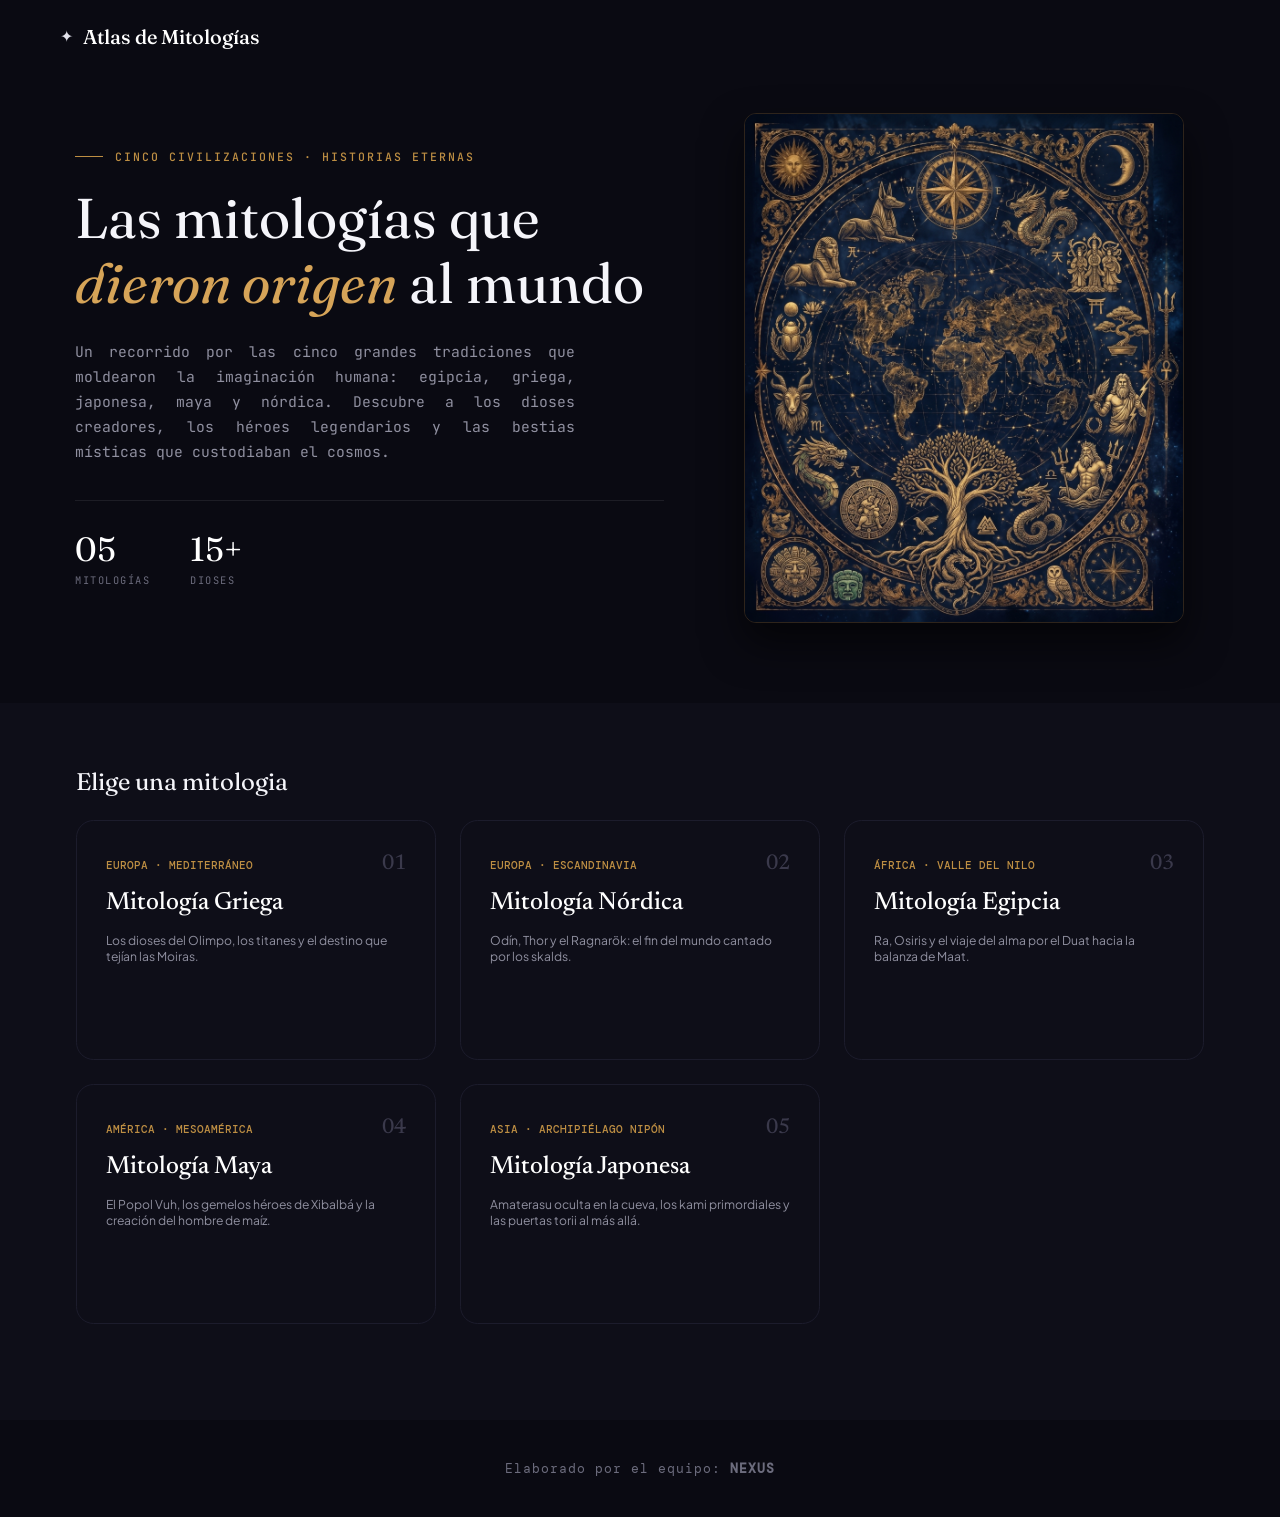
<file: HTML/index.html>
<!DOCTYPE html>
<html lang="es">
<head>
    <meta charset="UTF-8">
    <meta name="viewport" content="width=device-width, initial-scale=1.0">
    <meta name="author" content="NEXUS">
    <link rel="stylesheet" href="../CSS/style.css">
    <title>Atlas de Mitologías</title>
</head>
<body>
    <header class="header">
        <div class="header-contenido">
            <div class="logo-box">
                <span class="logo-spark">✦</span>
                <h3 class="nav-title">Atlas de Mitologías</h3>
            </div>
        </div>
    </header>
    <main>
        <section class="introduction">
            <!-- Columna Izquierda: Información, acciones y contadores -->
            <div class="intro-left">
                <div class="tagline-container">
                    <span class="tagline-line"></span>
                    <span class="intro-tagline">CINCO CIVILIZACIONES · HISTORIAS ETERNAS</span>
                </div>

                <h1 class="intro-title">Las mitologías que <i>dieron origen</i> al mundo</h1>

                <p class="intro-description">
                    Un recorrido por las cinco grandes tradiciones que moldearon la imaginación humana: 
                    egipcia, griega, japonesa, maya y nórdica. Descubre a los dioses creadores, los 
                    héroes legendarios y las bestias místicas que custodiaban el cosmos.
                </p>
                <div class="intro-count">
                    <div class="count-item">
                        <span class="cantidad-mitologias">05</span>
                        <span class="tipo-mitologias">Mitologías</span>
                    </div>
                    <div class="count-item">
                        <span class="cantidad-mitologias">15+</span>
                        <span class="tipo-mitologias">Dioses</span>
                    </div>
                </div>
            </div>

            <!-- Columna Derecha: Imagen y tarjeta flotante -->
            <div class="img-mundo">
                <img src="../IMG/map.jfif" alt="Carta astral y mapa cósmico">
            </div>
        </section>
        <section class="content-target">
            <div class="container-target">
                <div class="content-title">
                    <h1>
                        Elige una mitologia
                    </h1>
                </div>
                <div class="carrusel">
                    <div class="list-target">
                        <div class="top-content-target-mitologia">
                                <span class="location-title">EUROPA · MEDITERRÁNEO</span>
                                <span class="number-mitologia"> 01</span>
                        </div>   
                        <div class="content-target-mitologia"> 
                            <h1 class="title-content-target-mitologia">Mitología Griega</h1>
                            <p class="description-content-target-mitologia">Los dioses del Olimpo, los titanes y el destino que tejían las Moiras.</p>
                        </div>
                    </div>
                    <div class="list-target">
                        <div class="top-content-target-mitologia">
                            <span class="location-title">EUROPA · ESCANDINAVIA</span>
                            <span class="number-mitologia"> 02</span>
                        </div>   
                        <div class="content-target-mitologia"> 
                            <h1 class="title-content-target-mitologia">Mitología Nórdica</h1>
                            <p class="description-content-target-mitologia">Odín, Thor y el Ragnarök: el fin del mundo cantado por los skalds.</p>
                        </div>
                    </div>
                    <div class="list-target">
                        <div class="top-content-target-mitologia">
                            <span class="location-title">ÁFRICA · VALLE DEL NILO</span>
                            <span class="number-mitologia"> 03</span>
                        </div>   
                        <div class="content-target-mitologia"> 
                            <h1 class="title-content-target-mitologia">Mitología Egipcia</h1>
                            <p class="description-content-target-mitologia">Ra, Osiris y el viaje del alma por el Duat hacia la balanza de Maat.</p>
                        </div>
                    </div>
                    <div class="list-target">
                        <div class="top-content-target-mitologia">
                            <span class="location-title">AMÉRICA · MESOAMÉRICA</span>
                            <span class="number-mitologia"> 04</span>
                        </div>   
                        <div class="content-target-mitologia"> 
                            <h1 class="title-content-target-mitologia">Mitología Maya</h1>
                            <p class="description-content-target-mitologia">El Popol Vuh, los gemelos héroes de Xibalbá y la creación del hombre de maíz.</p>
                        </div>
                    </div>
                    <div class="list-target">
                        <div class="top-content-target-mitologia">
                            <span class="location-title">ASIA · ARCHIPIÉLAGO NIPÓN</span>
                            <span class="number-mitologia"> 05</span>
                        </div>   
                        <div class="content-target-mitologia"> 
                            <h1 class="title-content-target-mitologia">Mitología Japonesa</h1>
                            <p class="description-content-target-mitologia">Amaterasu oculta en la cueva, los kami primordiales y las puertas torii al más allá.</p>
                        </div>
                    </div>

                </div>


            </div>
        </section>
    </main>
    <footer class="footer">
        <p class="footer-title">Elaborado por el equipo: <strong>NEXUS</strong></p>
    </footer>
</body>
</html>
</file>
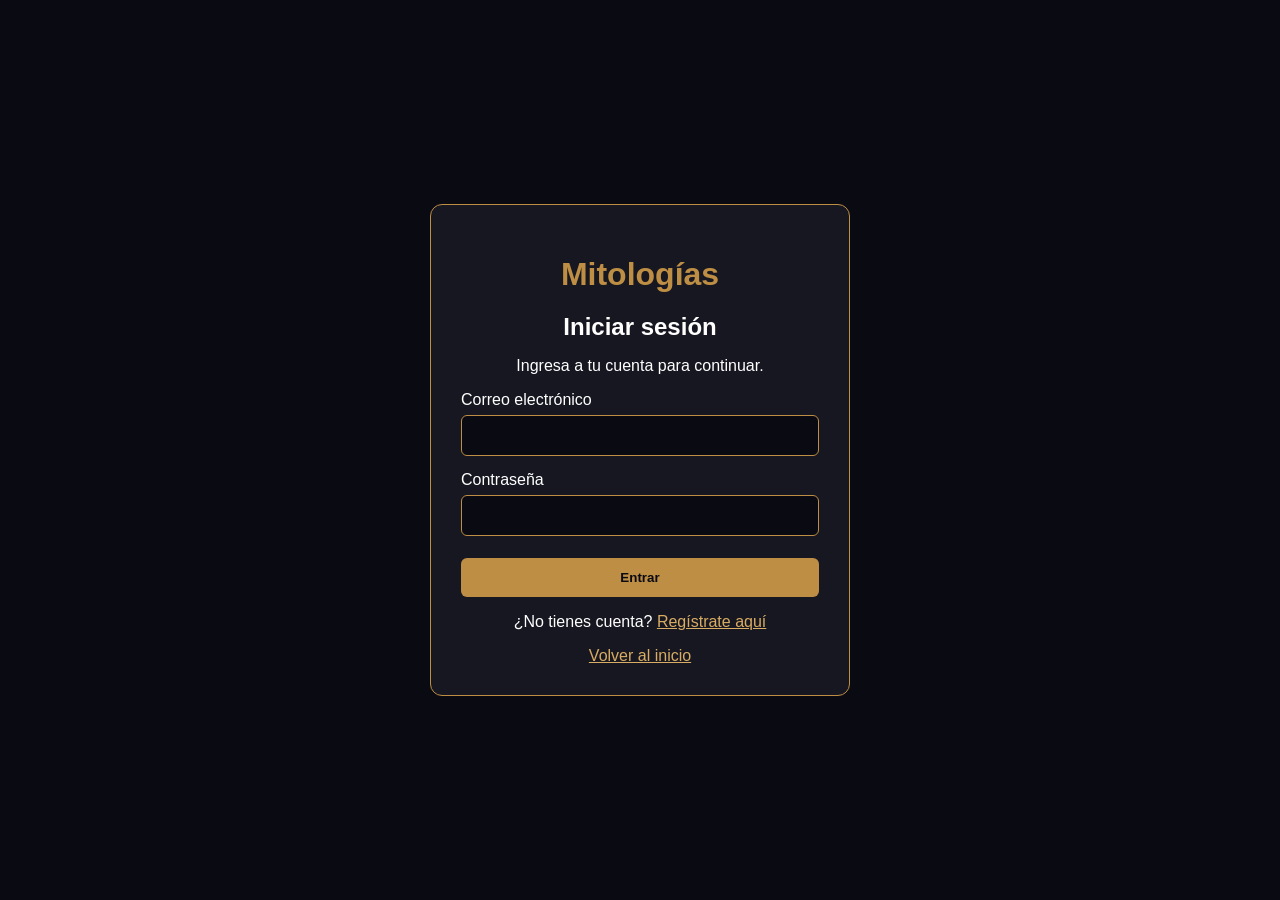
<file: HTML/carrito.html>
<!DOCTYPE html>
<html lang="es">
<head>
    <meta charset="UTF-8">
    <meta name="viewport" content="width=device-width, initial-scale=1.0">
    <meta name="author" content="Carlos Emanuel López Villanueva, Luz Karina Araujo Aguilar, Jair Mardoqueo Sanchez Villa, Jovani Israel Perez Puente">
    <link type="image/png" sizes="16x16" rel="icon" href="../IMG/icono.png">
    <link rel="stylesheet" href="../CSS/style.css">
    <script src="../JS/carrito.js"></script>
    <title>Carrito de Compras - Atlas de Mitologías</title>
</head>
<body onload="protegerPagina(); cargarCarrito();">

    <!-- Header principal -->
    <header class="header">
        <div class="header-contenido">
            <div class="logo-box">
                <span class="logo-spark">✦</span>
                <h3 class="nav-title">Atlas de Mitologías</h3>
            </div>
            
            <nav class="nav-menu">
                <ul class="nav-lista">
                    <li><a href="../index.html" class="nav-link">Inicio</a></li>
                    <li><a href="catalogo.html" class="nav-link">Catálogo</a></li>
                    <li><a href="carrito.html" class="nav-link" style="color: #BD8E43;">Carrito</a></li>
                </ul>
            </nav>

            <a href="catalogo.html" class="btn-regresar">
                <span>←</span> Volver al catálogo
            </a>
        </div>
    </header>

    <main>
        <section class="sec-recomendaciones">
            <div class="contenedor-form">
                <div class="header-form">
                    <span class="tagline-form">✦ TU SELECCIÓN CÓSMICA</span>
                    <h2 class="titulo-form">Carrito de Compras</h2>
                    <p class="desc-form">
                        Revisa los artículos acumulados en tu pedido antes de proceder al pago.
                    </p>
                </div>

                <div class="form-mitologia">
                   
                    <div id="lista_productos" class="campo-grupo"></div>

                    <div class="separator-container">
                        <hr class="linea-egipcia">
                        <span class="symbol-icon">✦</span>
                    </div>

    
                    <div class="campo-grupo">
                        <span class="total">TOTAL A PAGAR:</span>
                        <h1 class="total1">
                            $<span id="prod_precio">0</span> USD
                        </h1>
                    </div>

   
                    <div class="btn-container-form">
                        <button class="btn-enviar-form" onclick="volver()">
                            <span>←</span> Volver al Catálogo
                        </button>
                        <button class="btn-reset-form" onclick="vaciarCarrito()">
                            Vaciar Carrito
                        
                        
                        <button class="boton-compra" onclick="window.location.href='factura.html'">
                            Confirmar compra
                        </button>


                        </button>
                    </div>
                </div>
            </div>
        </section>
    </main>
<script src="../JS/sesion.js"></script>
<script src="../JS/carrito.js"></script>
</body>
</html>
</file>
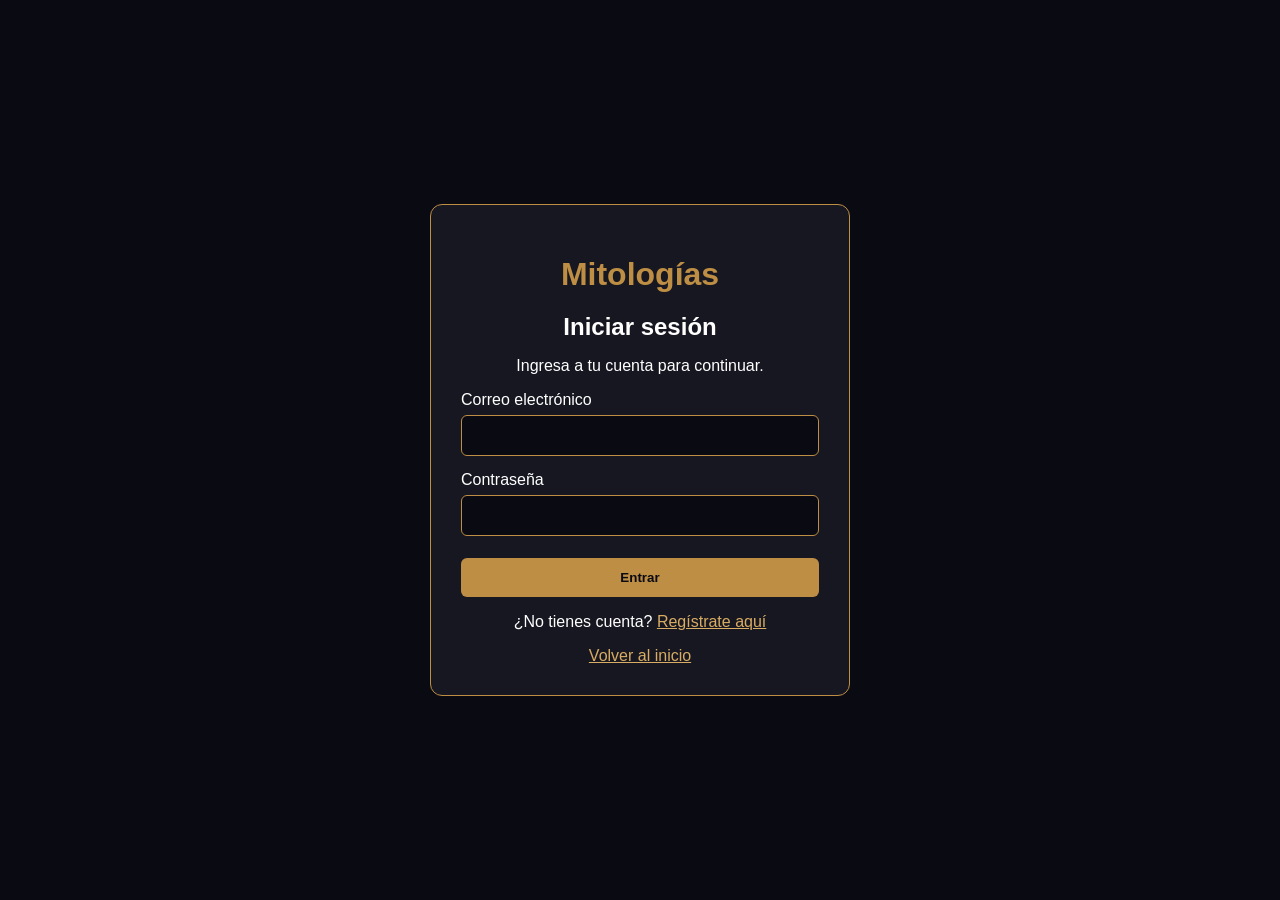
<file: HTML/catalogo.html>
<!DOCTYPE html>
<html lang="es">
<head>
    <meta charset="UTF-8">
    <meta name="viewport" content="width=device-width, initial-scale=1.0">
    <meta name="author" content="Carlos Emanuel López Villanueva, Luz Karina Araujo Aguilar, Jair Mardoqueo Sanchez Villa, Jovani Israel Perez Puente">
    <link type="image/png" sizes="16x16" rel="icon" href="../IMG/icono.png">
    <link rel="stylesheet" href="../CSS/style.css">
    <script src="../JS/carrito.js"></script>
    <title>Sección de Compras - Atlas de Mitologías</title>
</head>
<body onload="protegerPagina(); actualizarMitologia();">
    <header class="header">
        <div class="header-contenido">
            <div class="logo-box">
                <span class="logo-spark">✦</span>
                <h3 class="nav-title">Atlas de Mitologías</h3>
            </div>
            
            <nav class="nav-menu">
                <ul class="nav-lista">
                    <li><a href="../index.html" class="nav-link">Inicio</a></li>
                    <li><a href="catalogo.html" class="nav-link">Catálogo</a></li>
                    <li><a href="carrito.html" class="nav-link">Carrito</a></li>
                </ul>
            </nav>

            <a href="catalogo.html" class="btn-regresar">
                <span>←</span> Volver al catálogo
            </a>
        </div>
    </header>

    <main>
        <section class="sec-recomendaciones">
            <div class="contenedor-form">
                <div class="header-form">
                    <span class="tagline-form">✦ TIENDA DE RELIQUIAS</span>
                    <h2 class="titulo-form">Catálogo de Artículos Místicos</h2>
                    <p class="desc-form">
                        Filtra por mitología para explorar libros, réplicas y coleccionables. Selecciona el artículo deseado, ajusta la cantidad en la tabla y añádelo a tu carrito.
                    </p>
                </div>


                <div class="form-mitologia" style="margin-bottom: 2rem;">
                    <div class="campo-grupo">
                        <label for="select_mitologia">✦ Paso 1: Elige la Mitología que deseas ver:</label>
                        <select id="select_mitologia" onchange="actualizarMitologia()">
                            <option value="nordica">Mitología Nórdica</option>
                            <option value="egipcia">Mitología Egipcia</option>
                            <option value="maya">Mitología Maya</option>
                            <option value="japonesa">Mitología Japonesa</option>
                        </select>
                    </div>
                </div>

             
                <div class="form-mitologia">
                    
                    <div class="campo-grupo">
                        <label for="producto">✦ Paso 2: Selecciona un Artículo / Coleccionable:</label>
                        <select id="producto" onchange="actualizarDetalleProducto()">
                        </select>
                    </div>

                    <div style="margin-top: 1.2rem;">
                        <table class="tabla-secundario">
                            <thead>
                                <tr>
                                    <th style="width: 15%; text-align: center;">Imagen</th>
                                    <th class="th-personaje">Artículo</th>
                                    <th>Descripción de la Reliquia</th>
                                    <th style="width: 15%; text-align: center;">Cantidad</th>
                                    <th style="width: 15%;">Precio</th>
                                </tr>
                            </thead>
                            <tbody>
                                <tr>
                                    <td style="text-align: center; vertical-align: middle;">
                                        <img id="img_art" src="" alt="Imagen del artículo" class="img-preview-articulo">
                                    </td>
                                    <td class="td-nombre" id="td_nombre_art">--</td>
                                    <td class="td-texto" id="td_desc_art">--</td>
                                    <td style="text-align: center; vertical-align: middle;">
                                        <input type="number" id="cantidad_art" value="1" min="1" max="99" class="input-cantidad" style="width: 60px; text-align: center;">
                                    </td>
                                    <td class="td-nombre" style="color: #BD8E43;" id="td_precio_art">--</td>
                                </tr>
                            </tbody>
                        </table>
                    </div>

                    <div class="separator-container">
                        <hr class="linea-egipcia">
                        <span class="symbol-icon">✦</span>
                    </div>

                    <div class="btn-container-form">
                        <button type="button" class="btn-enviar-form" id="add_cart" onclick="meterEnCarro()">
                            <span>+</span> Agregar al Carrito
                        </button>
                        <button type="button" class="btn-reset-form" id="go_cart" onclick="irAlCarrito()">
                            Ver Carrito <span>→</span>
                        </button>
                    </div>

                </div>

            </div>
        </section>
    </main>
    
<script src="../JS/sesion.js"></script>

</body>
</html>
</file>
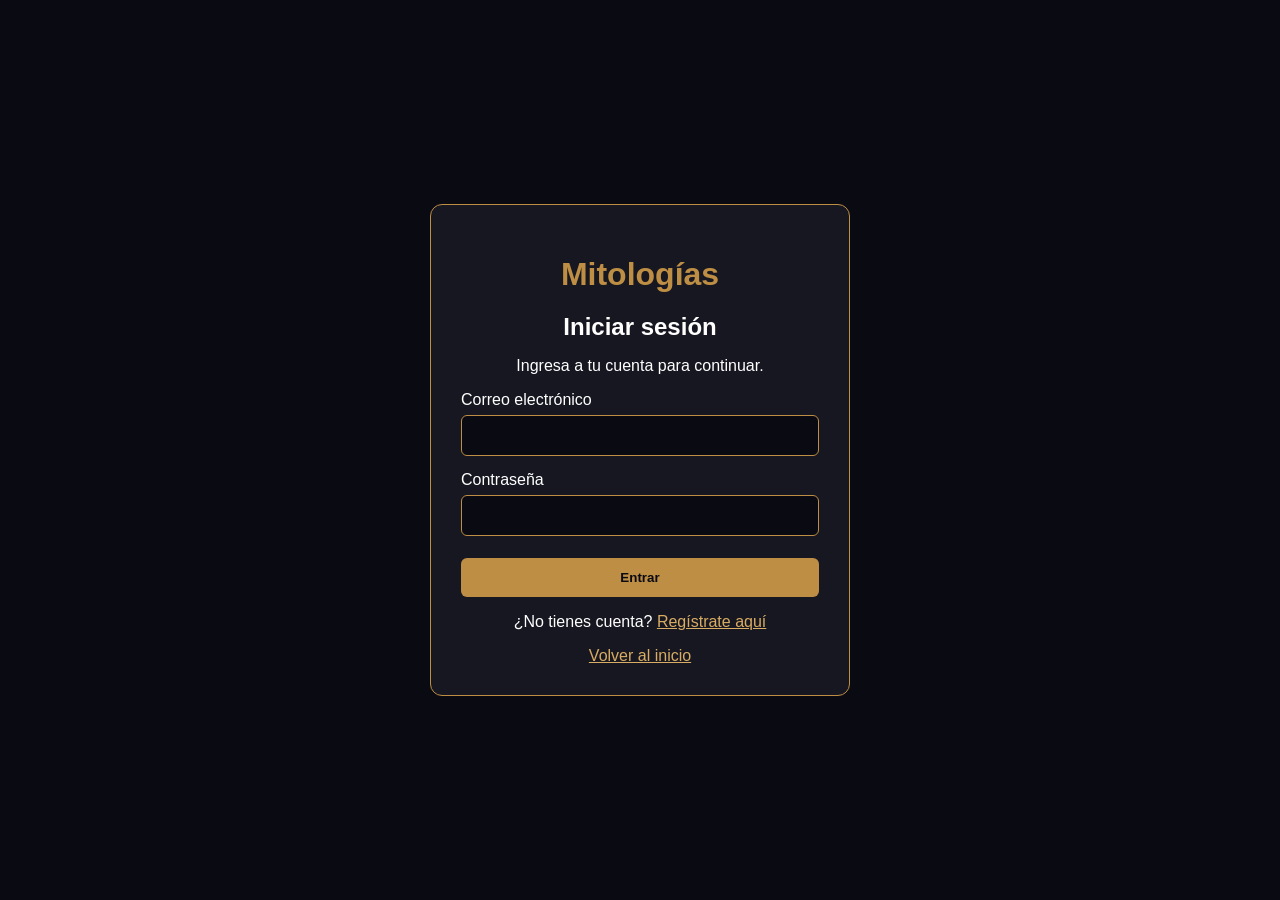
<file: HTML/login.html>
<!DOCTYPE html>
<html lang="es">
<head>
    <meta charset="UTF-8">
    <meta name="viewport" content="width=device-width, initial-scale=1.0">
    <title>Iniciar sesión | Mitologías</title>
    <link rel="stylesheet" href="../CSS/sesion.css">
</head>
<body>
    <div class="contenedor">
        <h1>Mitologías</h1>
        <h2>Iniciar sesión</h2>
        <p>Ingresa a tu cuenta para continuar.</p>

        <form id="formLogin">
            <label for="correo">Correo electrónico</label>
            <input type="email" id="correo" required>

            <label for="contrasena">Contraseña</label>
            <input type="password" id="contrasena" required>

            <button type="submit">Entrar</button>
        </form>

        <p id="mensaje"></p>

        <p>
            ¿No tienes cuenta?
            <a href="registro.html">Regístrate aquí</a>
        </p>

        <a href="../index.html">Volver al inicio</a>
    </div>

    <script src="../JS/sesion.js"></script>
</body>
</html>
</file>
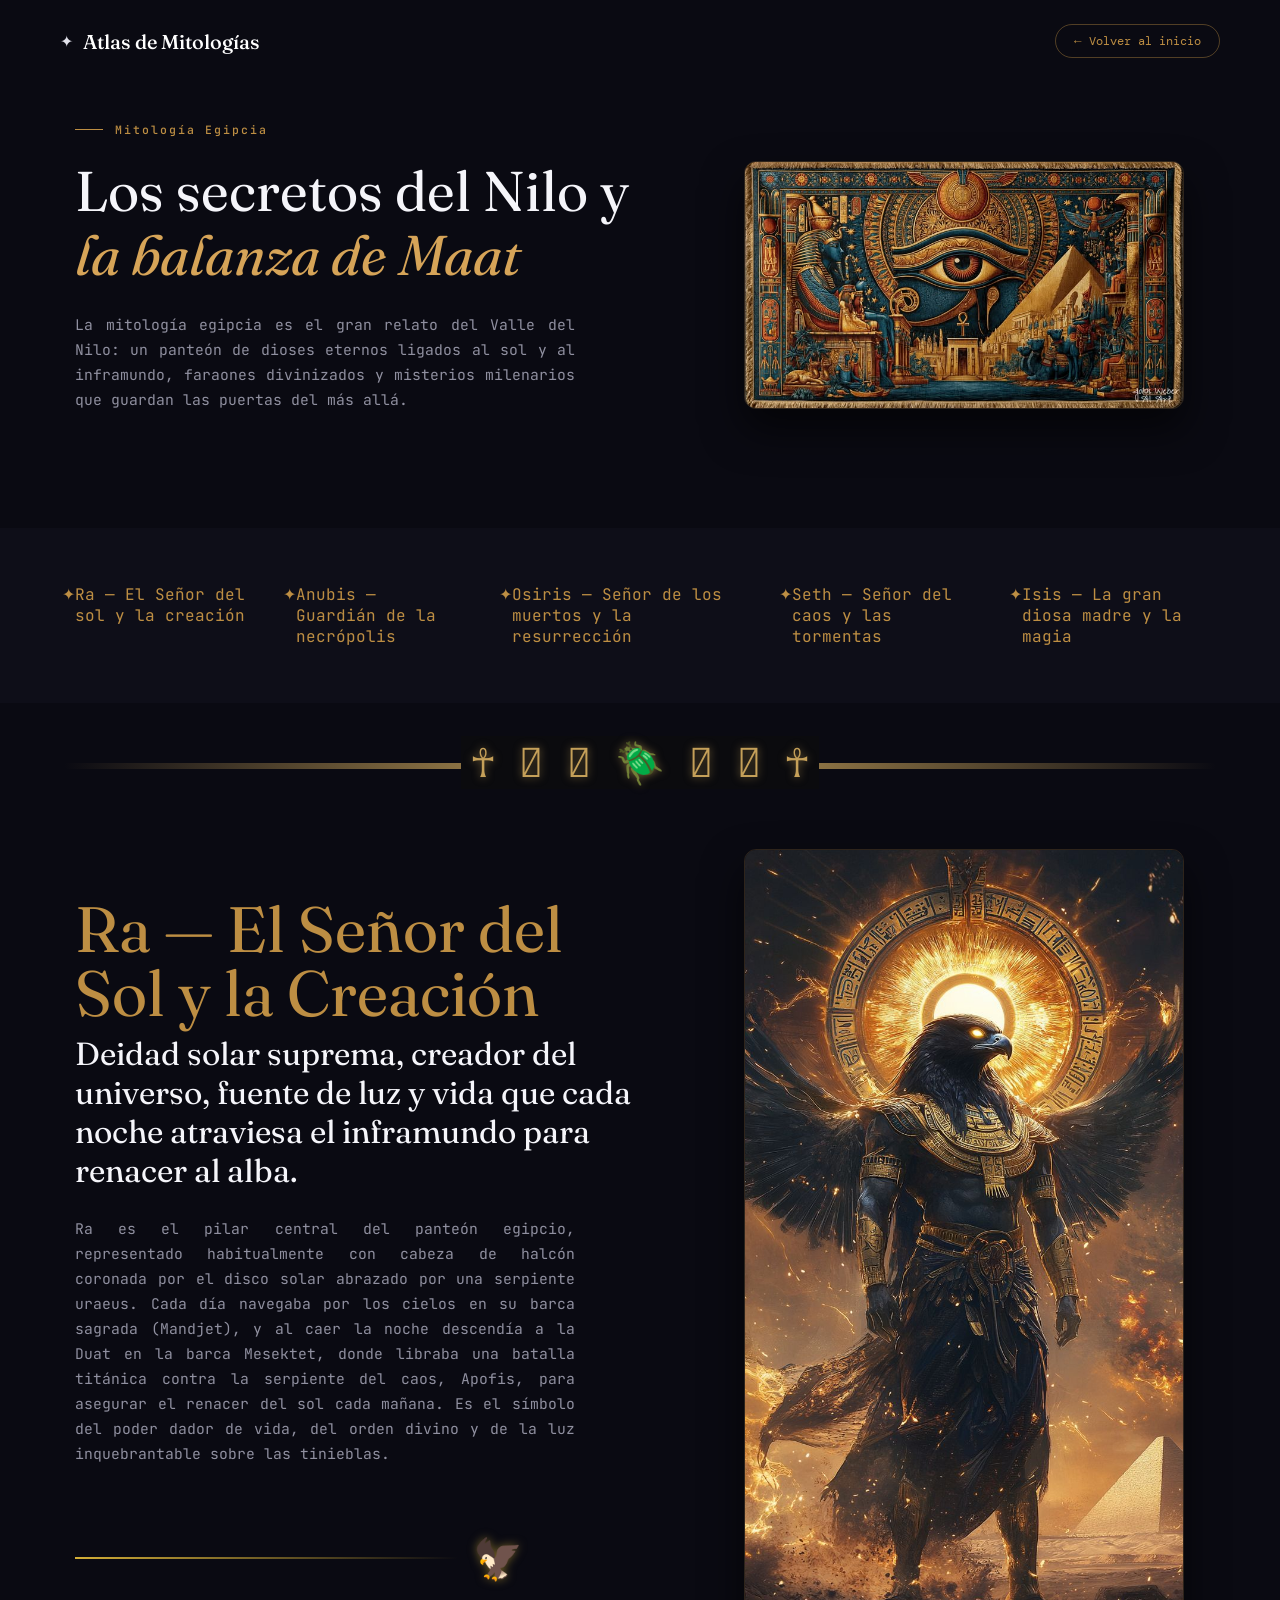
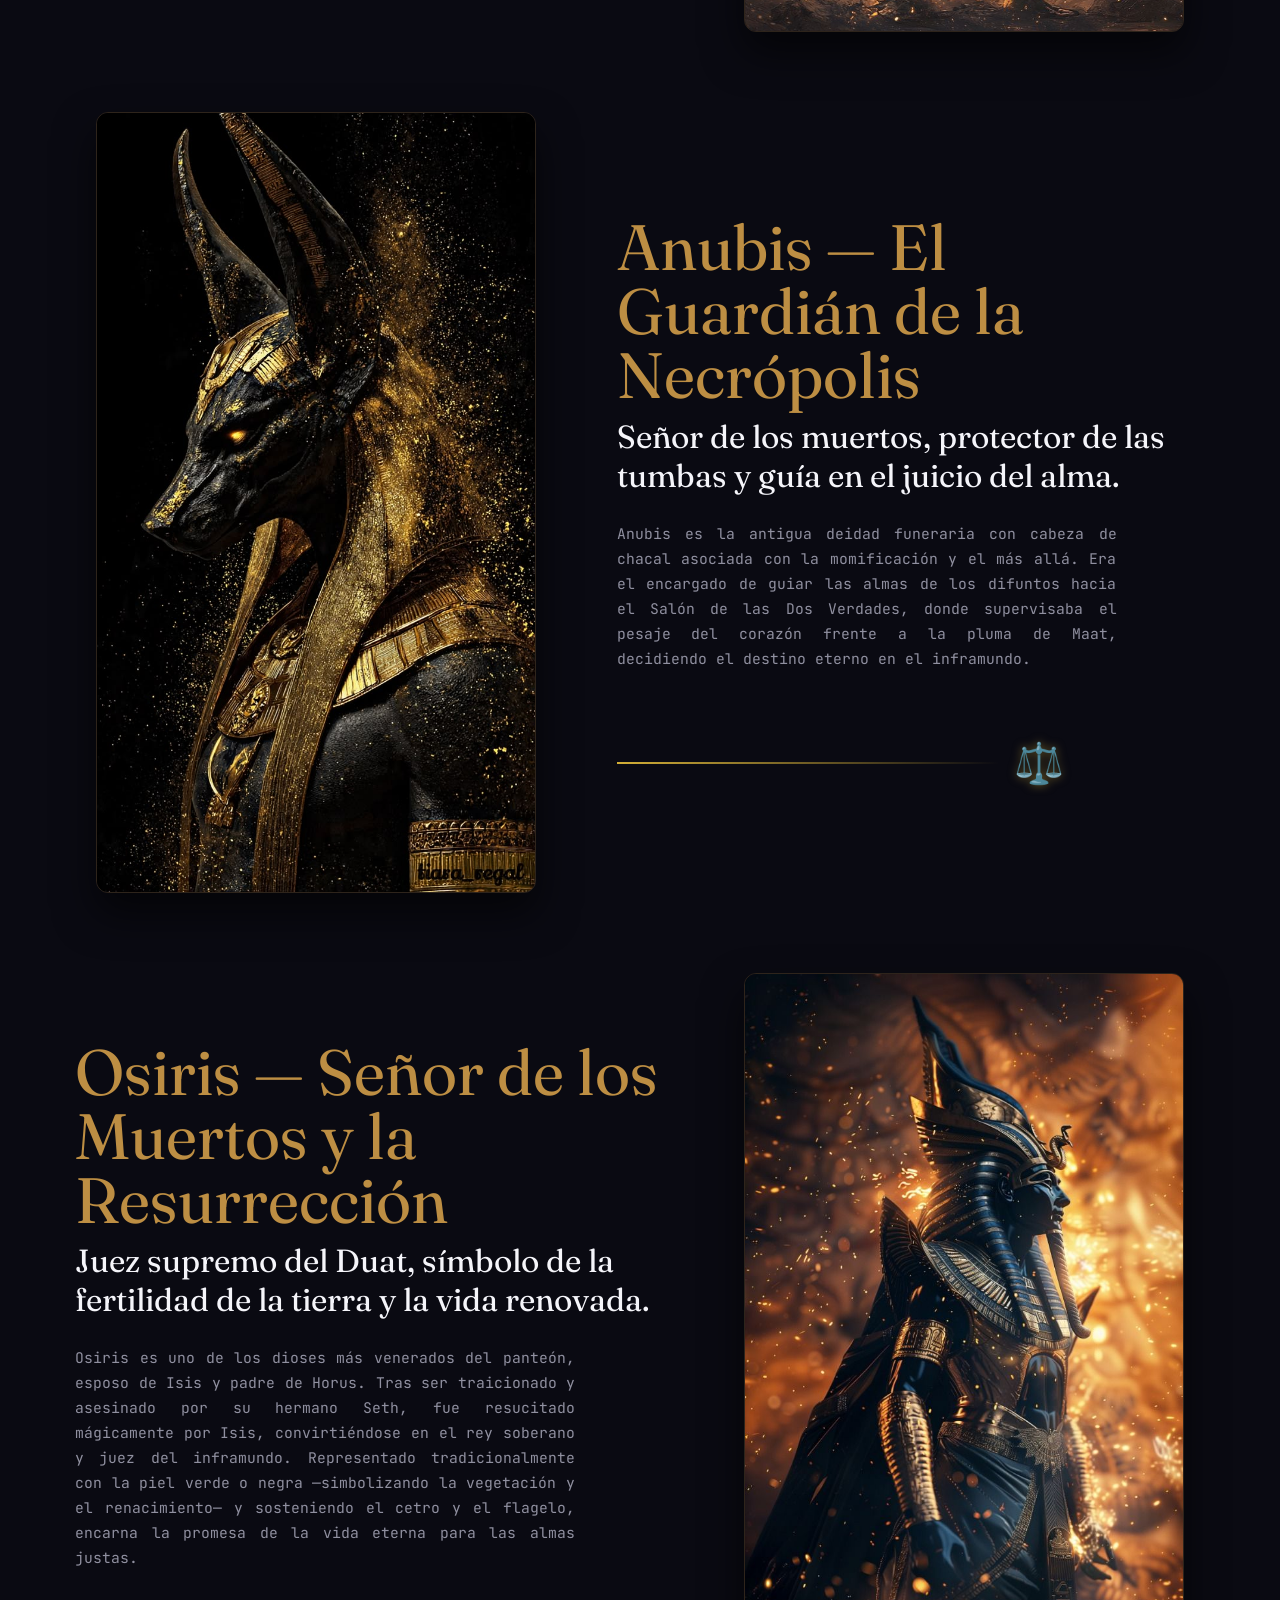
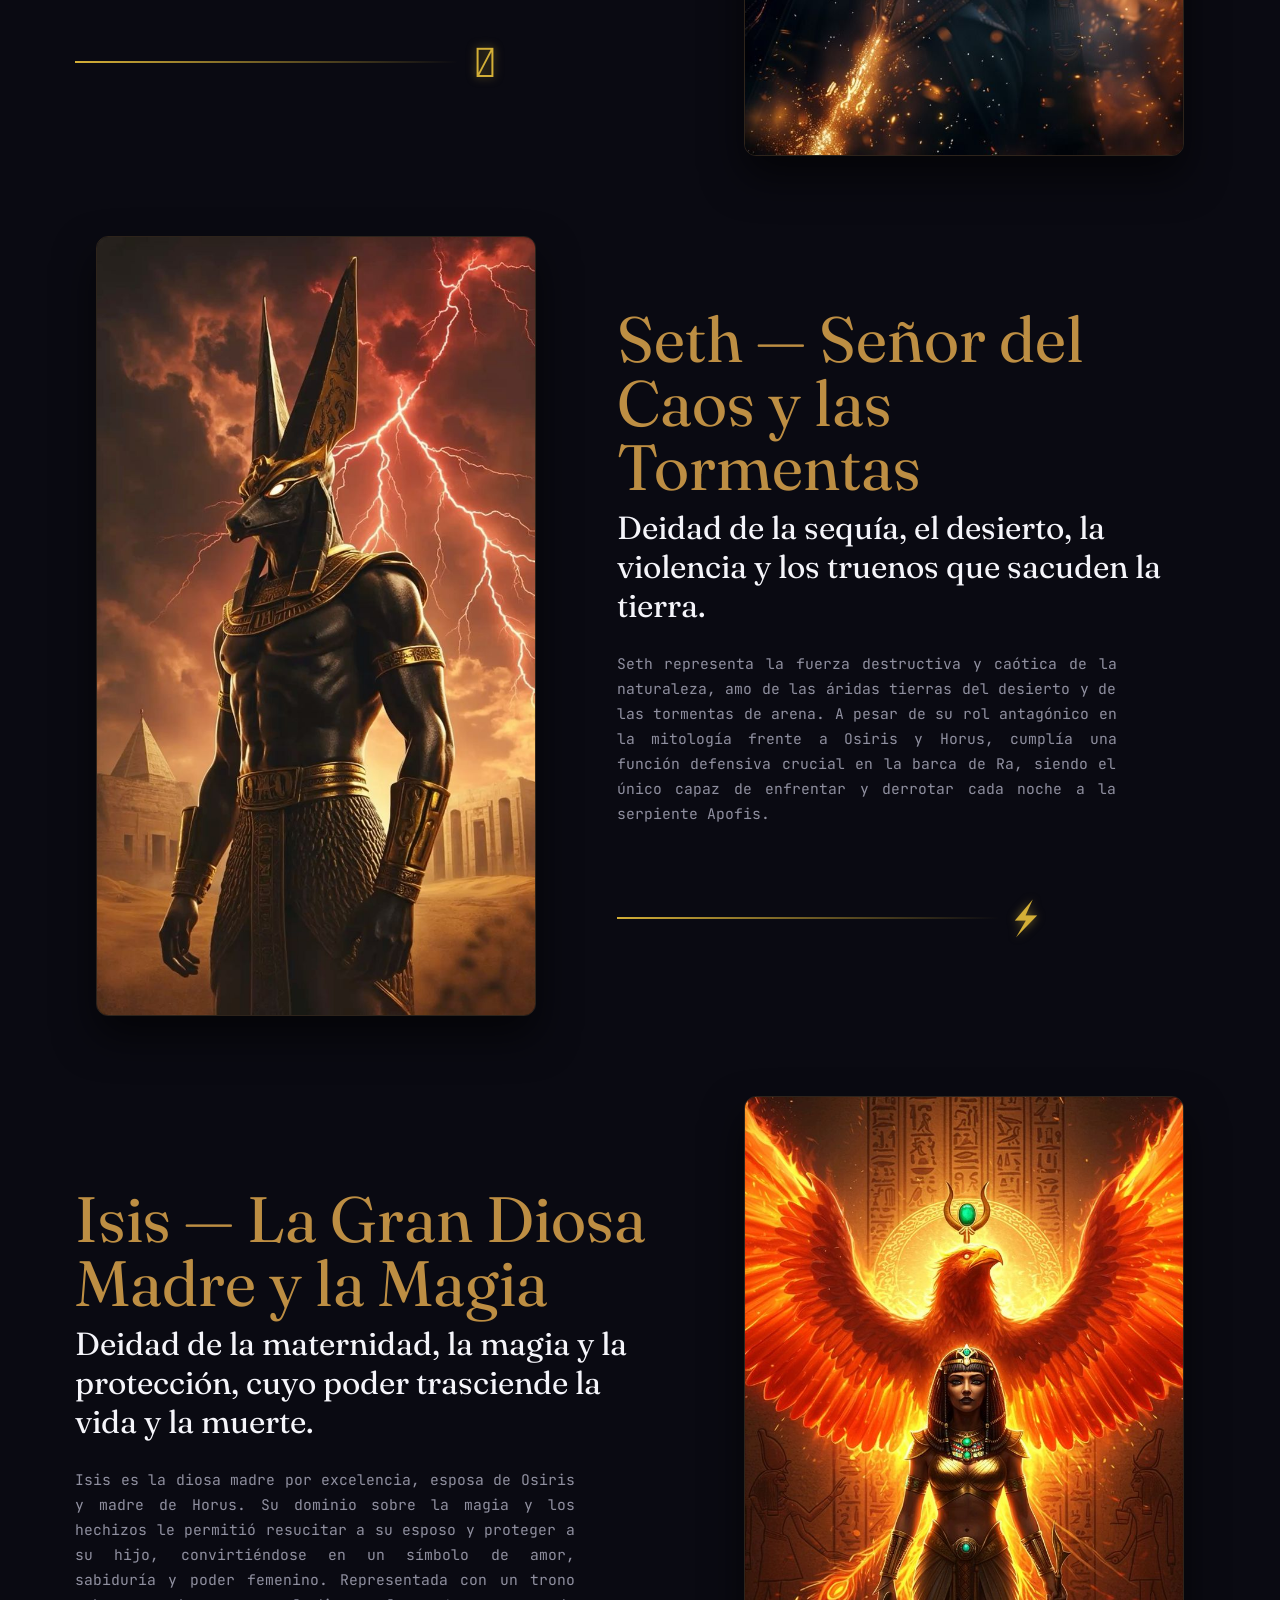
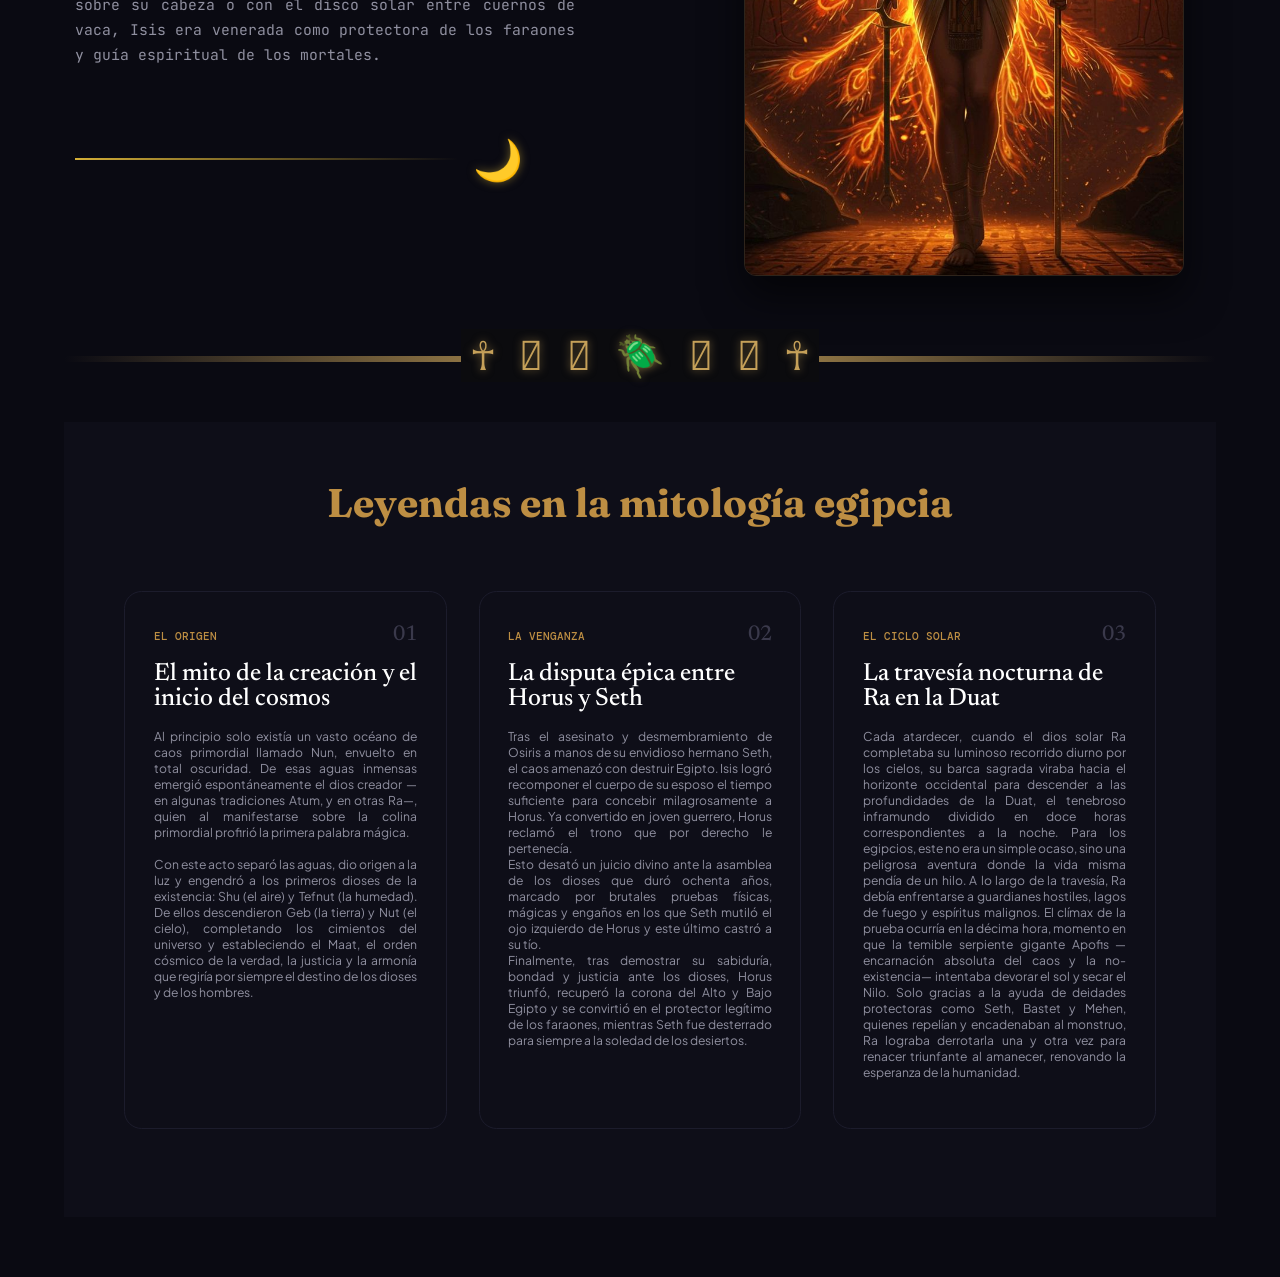
<file: HTML/mitologia-egipcia.html>
<!DOCTYPE html>
<html lang="es">
<head>
    <meta charset="UTF-8">
    <meta name="viewport" content="width=device-width, initial-scale=1.0">
    <meta name="author" content="Carlos Emanuel López Villanueva, Luz Karina Araujo Aguilar, Jair Mardoqueo Sanchez Villa, Jovani Israel Perez Puente">
    <link rel="stylesheet" href="../CSS/style.css">
    <title>Mitología Egipcia - Atlas de Mitologías</title>
</head>
<body>
    <header class="header">
        <div class="header-contenido">
            <div class="logo-box">
                <span class="logo-spark">✦</span>
                <h3 class="nav-title">Atlas de Mitologías</h3>
            </div>
            <a href="../index.html" class="btn-regresar">
                <span>←</span> Volver al inicio
            </a>
        </div>
    </header>

    <main>
        <section class="introduction">
            <div class="intro-left">
                <div class="tagline-container">
                    <span class="tagline-line"></span>
                    <span class="intro-tagline">Mitología Egipcia</span>
                </div>

                <h1 class="intro-title">Los secretos del Nilo y <i>la balanza de Maat</i></h1>

                <p class="intro-description">
                    La mitología egipcia es el gran relato del Valle del Nilo: un panteón de dioses eternos ligados al sol y al inframundo, faraones divinizados y misterios milenarios que guardan las puertas del más allá. 
                </p>
            </div>

            <div class="img-mundo">
                <img src="../IMG/egipto.jpg" alt="Mitología Egipcia">
            </div>
        </section>
        <section class="content-character">
            <div class="container-character">
                <ul class="viñetas">
                    <a href="#Ra">
                        <li>Ra — El Señor del sol y la creación</li>
                    </a>
                    <a href="#Anubis">
                        <li>Anubis — Guardián de la necrópolis</li>
                    </a>
                    <a href="#Osiris">
                        <li>Osiris — Señor de los muertos y la resurrección</li>
                    </a>
                    <a href="#Seth">
                        <li>Seth — Señor del caos y las tormentas</li>
                    </a>
                    <a href="#Isis">
                        <li>Isis — La gran diosa madre y la magia</li>
                    </a>
                </ul>
            </div>
        </section>
        <div class="section-divider">
            <div class="divider-line"></div>
            <div class="divider-star">
                <span class="spark-icon">☥ 𓅃 𓂀 🪲 𓂀 𓅃 ☥</span>
            </div>
        </div>
        <section id="Ra" class="content-description">
            <div class="character-egipcia">
                <h1>Ra — El Señor del Sol y la Creación</h1>
                <h3>Deidad solar suprema, creador del universo, fuente de luz y vida que cada noche atraviesa el inframundo para renacer al alba.</h3>
                <p class="intro-description">
                    Ra es el pilar central del panteón egipcio, representado habitualmente con cabeza de halcón coronada por el disco solar abrazado por una serpiente uraeus. Cada día navegaba por los cielos en su barca sagrada (Mandjet), y al caer la noche descendía a la Duat en la barca Mesektet, donde libraba una batalla titánica contra la serpiente del caos, Apofis, para asegurar el renacer del sol cada mañana. Es el símbolo del poder dador de vida, del orden divino y de la luz inquebrantable sobre las tinieblas.
                </p>
                 <div class="separator-container">
                    <hr class="linea-egipcia">
                    <span class="symbol-icon">🦅</span> 
                </div>
            </div>
            <div class="img-mundo">
                <img src="../IMG/Ra.jpg" alt="Ra">
            </div>
        </section>
        <section id="Anubis" class="content-description inversion">
            <div class="img-mundo">
                <img src="../IMG/Anubis.jpg" alt="Anubis">
            </div>
            <div class="character-egipcia">
                <h1>Anubis — El Guardián de la Necrópolis</h1>
                <h3>Señor de los muertos, protector de las tumbas y guía en el juicio del alma.</h3>
                <p class="intro-description">
                    Anubis es la antigua deidad funeraria con cabeza de chacal asociada con la momificación y el más allá. Era el encargado de guiar las almas de los difuntos hacia el Salón de las Dos Verdades, donde supervisaba el pesaje del corazón frente a la pluma de Maat, decidiendo el destino eterno en el inframundo.
                </p>
                <div class="separator-container">
                    <hr class="linea-egipcia">
                    <span class="symbol-icon">⚖️</span>
                </div>
            </div>
        </section>
        <section id="Osiris" class="content-description">
            <div class="character-egipcia">
                <h1>Osiris — Señor de los Muertos y la Resurrección</h1>
                <h3>Juez supremo del Duat, símbolo de la fertilidad de la tierra y la vida renovada.</h3>
                <p class="intro-description">
                    Osiris es uno de los dioses más venerados del panteón, esposo de Isis y padre de Horus. Tras ser traicionado y asesinado por su hermano Seth, fue resucitado mágicamente por Isis, convirtiéndose en el rey soberano y juez del inframundo. Representado tradicionalmente con la piel verde o negra —simbolizando la vegetación y el renacimiento— y sosteniendo el cetro y el flagelo, encarna la promesa de la vida eterna para las almas justas.
                </p>
                <div class="separator-container">
                    <hr class="linea-egipcia">
                    <span class="symbol-icon">𓊹</span>
                </div>
            </div>
            <div class="img-mundo">
                <img src="../IMG/Osiris.jpg" alt="Osiris">
            </div>
        </section>
        <section id="Seth" class="content-description inversion">
                <div class="img-mundo">
                    <img src="../IMG/Seth.jpg" alt="Seth">
                </div>
                <div class="character-egipcia">
                    <h1>Seth — Señor del Caos y las Tormentas</h1>
                    <h3>Deidad de la sequía, el desierto, la violencia y los truenos que sacuden la tierra.</h3>
                    <p class="intro-description">
                        Seth representa la fuerza destructiva y caótica de la naturaleza, amo de las áridas tierras del desierto y de las tormentas de arena. A pesar de su rol antagónico en la mitología frente a Osiris y Horus, cumplía una función defensiva crucial en la barca de Ra, siendo el único capaz de enfrentar y derrotar cada noche a la serpiente Apofis.
                    </p>
                    <div class="separator-container">
                        <hr class="linea-egipcia">
                        <span class="symbol-icon">⚡</span>
                    </div>
                </div>
            </section>
    <section id="Isis" class="content-description">
                <div class="character-egipcia">
                    <h1>Isis — La Gran Diosa Madre y la Magia</h1>
                    <h3>Deidad de la maternidad, la magia y la protección, cuyo poder trasciende la vida y la muerte.</h3>
                    <p class="intro-description">
                        Isis es la diosa madre por excelencia, esposa de Osiris y madre de Horus. Su dominio sobre la magia y los hechizos le permitió resucitar a su esposo y proteger a su hijo, convirtiéndose en un símbolo de amor, sabiduría y poder femenino. Representada con un trono sobre su cabeza o con el disco solar entre cuernos de vaca, Isis era venerada como protectora de los faraones y guía espiritual de los mortales.
                    </p>
                    <div class="separator-container">
                        <hr class="linea-egipcia">
                        <span class="symbol-icon">🌙</span>
                    </div>
                </div>
                <div class="img-mundo">
                    <img src="../IMG/Isis.jpg" alt="Isis">
                </div>
            </section>
            <div class="section-divider">
                <div class="divider-line"></div>
                <div class="divider-star">
                    <span class="spark-icon">☥ 𓅃 𓂀 🪲 𓂀 𓅃 ☥</span>
                </div>
            <section class="content-character">
            <div class="container-character">
                <h2 style="font-family: 'Fraunces', serif; color: #BD8E43; font-size: 2.5rem; text-align: center; margin-bottom: 2rem;">Leyendas en la mitología egipcia</h2>
                <div class="tres-columnas">
                    <div class="list-target">
                        <div class="top-content-target-mitologia">
                            <span class="location-title">EL ORIGEN</span>
                            <span class="number-mitologia">01</span>
                        </div>
                        <h3 class="title-content-target-mitologia">El mito de la creación y el inicio del cosmos</h3>
                        <p class="description-content-target-mitologia">
                            Al principio solo existía un vasto océano de caos primordial llamado Nun, envuelto en total oscuridad. De esas aguas inmensas emergió espontáneamente el dios creador —en algunas tradiciones Atum, y en otras Ra—, quien al manifestarse sobre la colina primordial profirió la primera palabra mágica. 
                            <br>
                            <br>
                            Con este acto separó las aguas, dio origen a la luz y engendró a los primeros dioses de la existencia: Shu (el aire) y Tefnut (la humedad). De ellos descendieron Geb (la tierra) y Nut (el cielo), completando los cimientos del universo y estableciendo el Maat, el orden cósmico de la verdad, la justicia y la armonía que regiría por siempre el destino de los dioses y de los hombres.
                        </p>
                    </div>
                
                <div class="list-target">
                    <div class="top-content-target-mitologia">
                        <span class="location-title">LA VENGANZA</span>
                        <span class="number-mitologia">02</span>
                    </div>
                    <h3 class="title-content-target-mitologia">La disputa épica entre Horus y Seth</h3>
                    <p class="description-content-target-mitologia">
                        Tras el asesinato y desmembramiento de Osiris a manos de su envidioso hermano Seth, el caos amenazó con destruir Egipto. Isis logró recomponer el cuerpo de su esposo el tiempo suficiente para concebir milagrosamente a Horus. Ya convertido en joven guerrero, Horus reclamó el trono que por derecho le pertenecía. 
                        <br>
                        Esto desató un juicio divino ante la asamblea de los dioses que duró ochenta años, marcado por brutales pruebas físicas, mágicas y engaños en los que Seth mutiló el ojo izquierdo de Horus y este último castró a su tío. 
                        <br>
                        Finalmente, tras demostrar su sabiduría, bondad y justicia ante los dioses, Horus triunfó, recuperó la corona del Alto y Bajo Egipto y se convirtió en el protector legítimo de los faraones, mientras Seth fue desterrado para siempre a la soledad de los desiertos.
                    </p>
                </div>
                
                <div class="list-target">
                    <div class="top-content-target-mitologia">
                        <span class="location-title">EL CICLO SOLAR</span>
                        <span class="number-mitologia">03</span>
                    </div>
                    <h3 class="title-content-target-mitologia">La travesía nocturna de Ra en la Duat</h3>
                    <p class="description-content-target-mitologia">
                        Cada atardecer, cuando el dios solar Ra completaba su luminoso recorrido diurno por los cielos, su barca sagrada viraba hacia el horizonte occidental para descender a las profundidades de la Duat, el tenebroso inframundo dividido en doce horas correspondientes a la noche. Para los egipcios, este no era un simple ocaso, sino una peligrosa aventura donde la vida misma pendía de un hilo. A lo largo de la travesía, Ra debía enfrentarse a guardianes hostiles, lagos de fuego y espíritus malignos. El clímax de la prueba ocurría en la décima hora, momento en que la temible serpiente gigante Apofis —encarnación absoluta del caos y la no-existencia— intentaba devorar el sol y secar el Nilo. Solo gracias a la ayuda de deidades protectoras como Seth, Bastet y Mehen, quienes repelían y encadenaban al monstruo, Ra lograba derrotarla una y otra vez para renacer triunfante al amanecer, renovando la esperanza de la humanidad.
                    </p>
                </div>
            </div>
        </div>
    </section>
    </main>
</body>
</html>
</file>
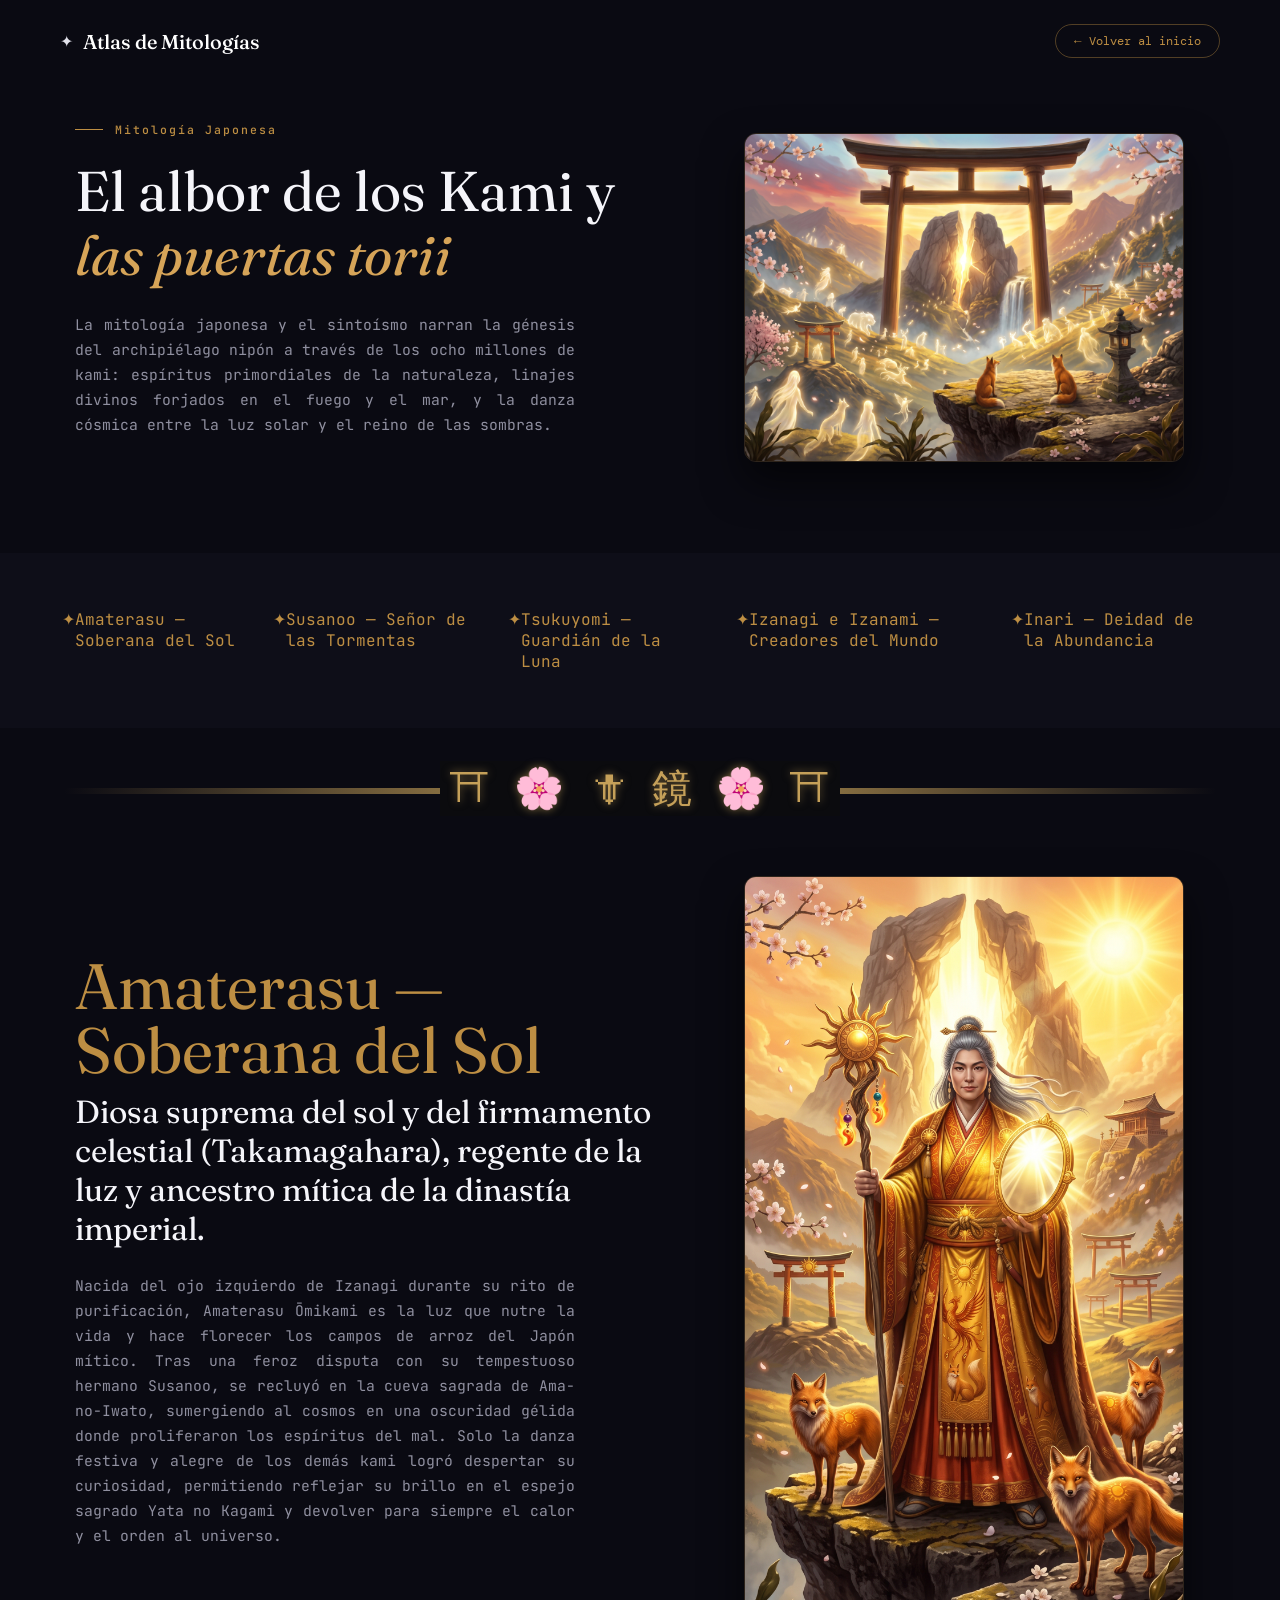
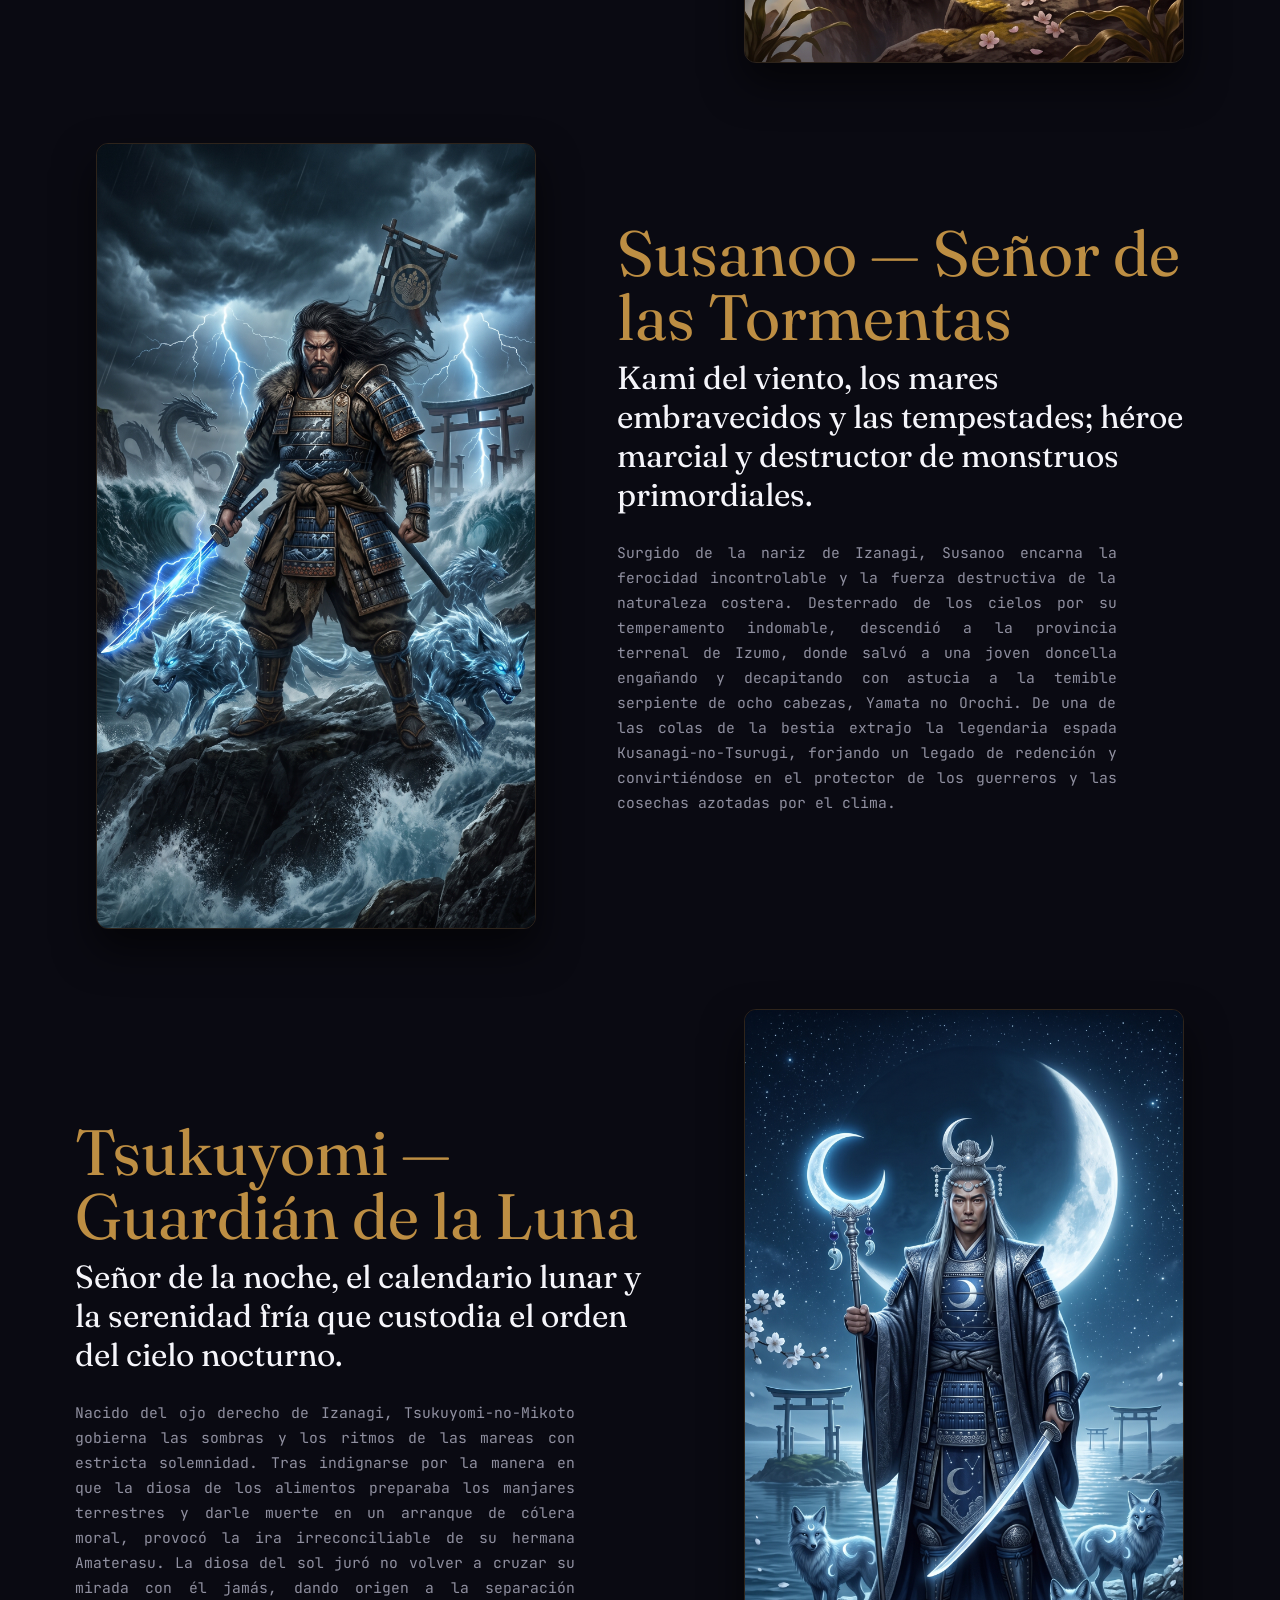
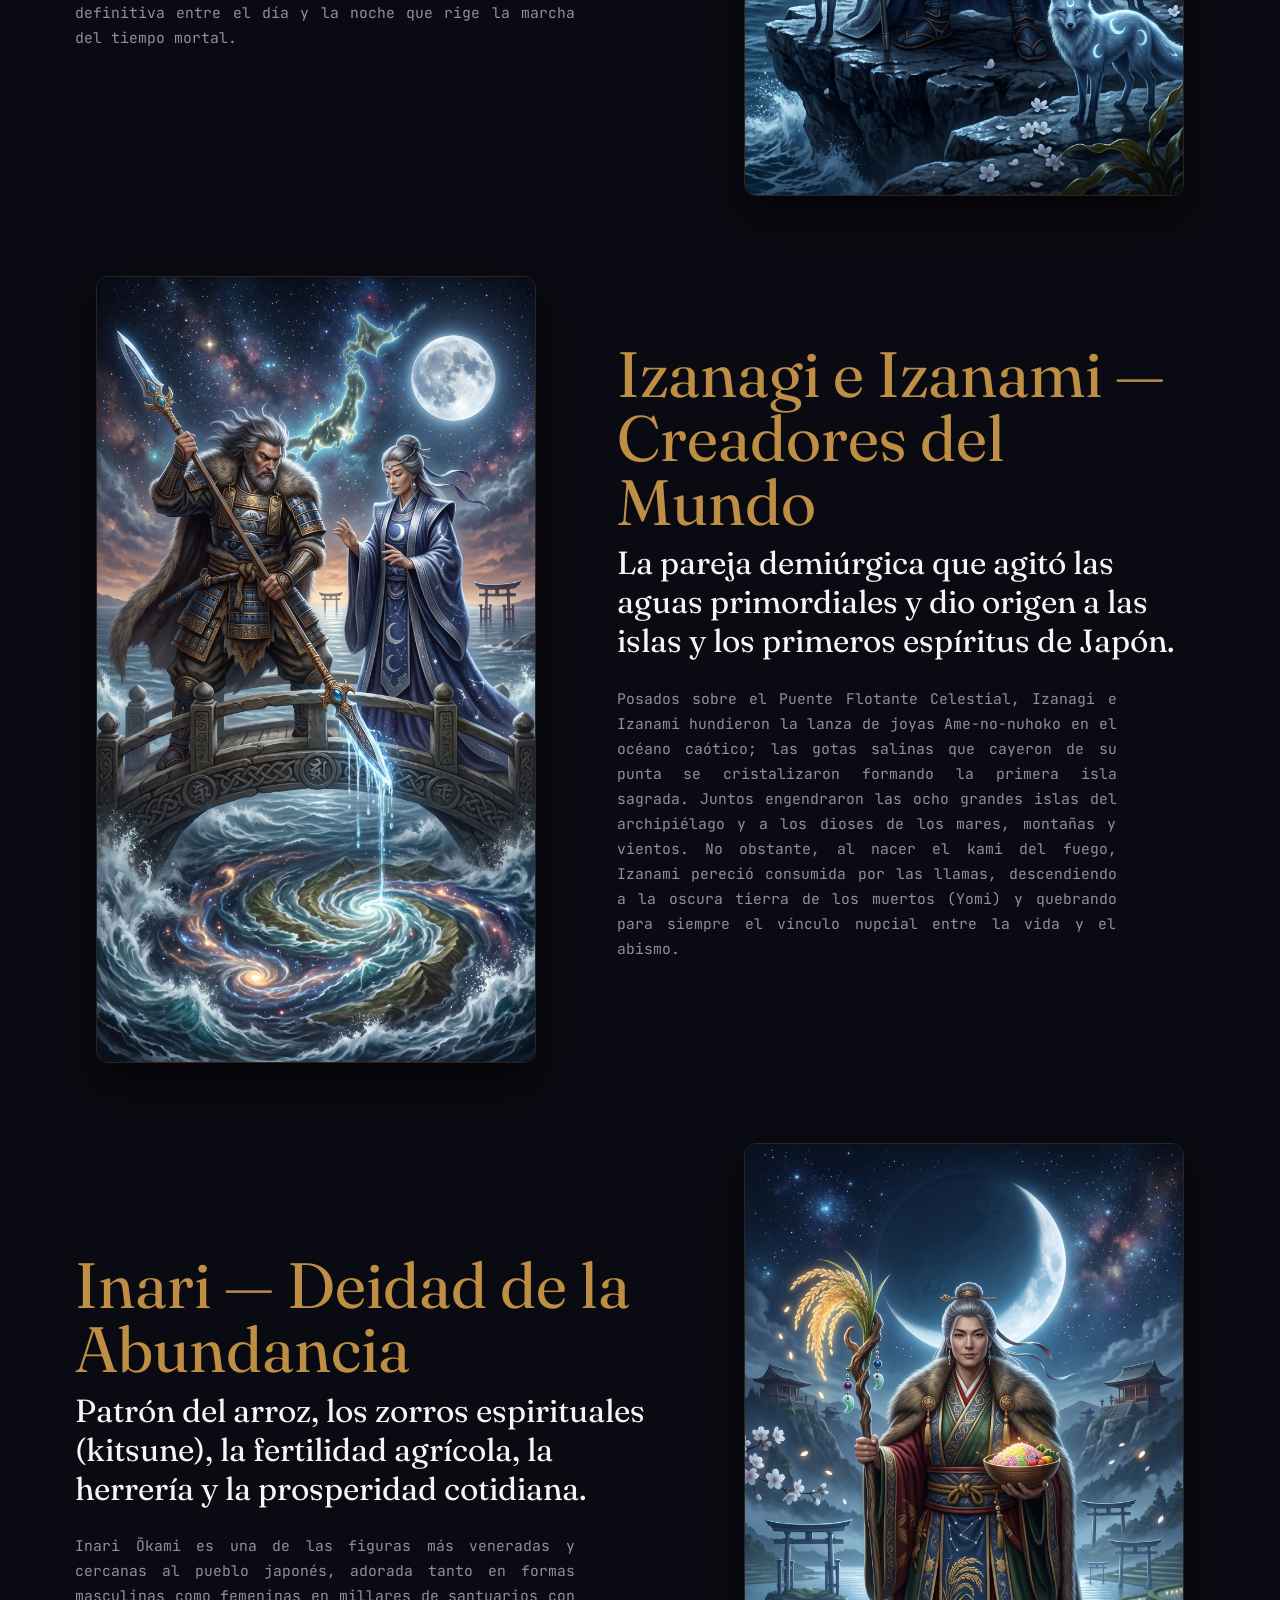
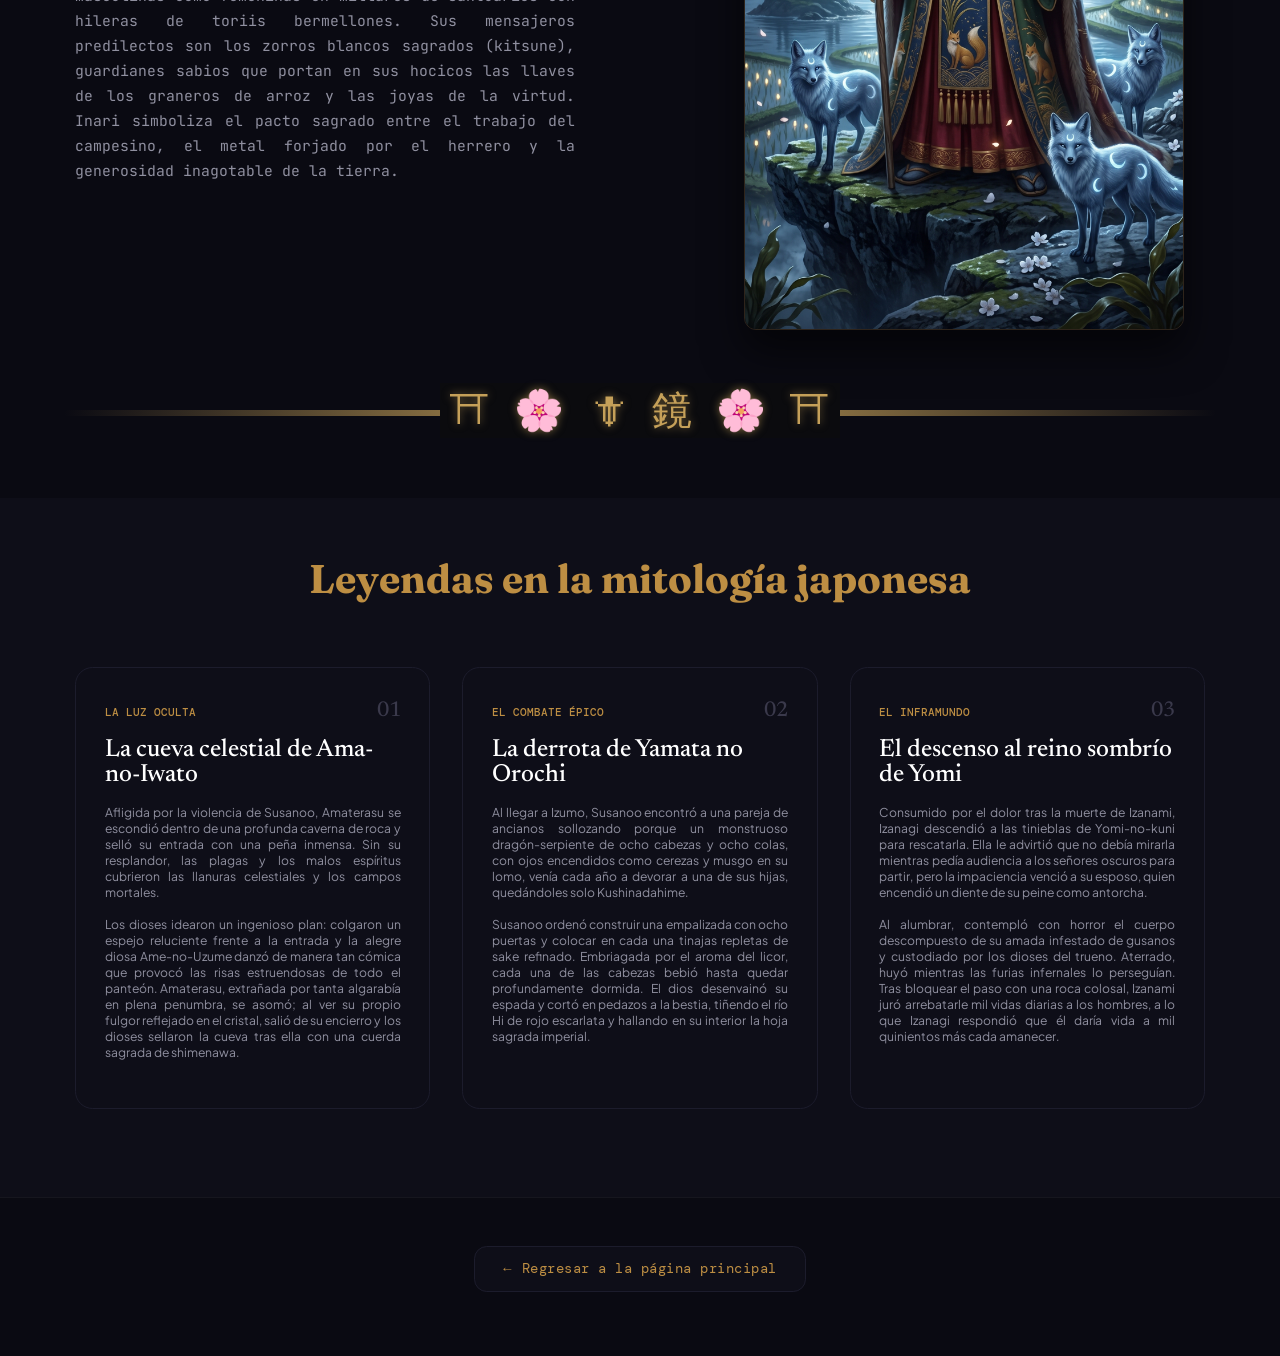
<file: HTML/mitologia-japonesa.html>
<!DOCTYPE html>
<html lang="es">
<head>
    <meta charset="UTF-8">
    <meta name="viewport" content="width=device-width, initial-scale=1.0">
    <meta name="author" content="Carlos Emanuel López Villanueva, Luz Karina Araujo Aguilar, Jair Mardoqueo Sanchez Villa, Jovani Israel Perez Puente">
    <link type="image/png" sizes="16x16" rel="icon" href="../IMG/icono.png">
    <link rel="stylesheet" href="../CSS/style.css">
    <title>Mitología Japonesa - Atlas de Mitologías</title>
</head>
<body>
    <header class="header">
        <div class="header-contenido">
            <div class="logo-box">
                <span class="logo-spark">✦</span>
                <h3 class="nav-title">Atlas de Mitologías</h3>
            </div>
            <a href="../index.html" class="btn-regresar">
                <span>←</span> Volver al inicio
            </a>
        </div>
    </header>

    <main>
        <!-- Introducción -->
        <section class="introduction">
            <div class="intro-left">
                <div class="tagline-container">
                    <span class="tagline-line"></span>
                    <span class="intro-tagline">Mitología Japonesa</span>
                </div>

                <h1 class="intro-title">El albor de los Kami y <i>las puertas torii</i></h1>

                <p class="intro-description">
                    La mitología japonesa y el sintoísmo narran la génesis del archipiélago nipón a través de los ocho millones de kami: espíritus primordiales de la naturaleza, linajes divinos forjados en el fuego y el mar, y la danza cósmica entre la luz solar y el reino de las sombras.
                </p>
            </div>

            <div class="img-mundo">
                <img src="../IMG/El albor de los Kami y las puertas torii.jpeg" alt="Archipiélago Nipón y Mitología Japonesa">
            </div>
        </section>

        <!-- Navegación de Deidades (Viñetas) -->
        <section class="content-character">
            <div class="container-character">
                <ul class="viñetas">
                    <a href="#Amaterasu">
                        <li>Amaterasu — Soberana del Sol</li>
                    </a>
                    <a href="#Susanoo">
                        <li>Susanoo — Señor de las Tormentas</li>
                    </a>
                    <a href="#Tsukuyomi">
                        <li>Tsukuyomi — Guardián de la Luna</li>
                    </a>
                    <a href="#Izanagi-Izanami">
                        <li>Izanagi e Izanami — Creadores del Mundo</li>
                    </a>
                    <a href="#Inari">
                        <li>Inari — Deidad de la Abundancia</li>
                    </a>
                </ul>
            </div>
        </section>

        <div class="section-divider">
            <div class="divider-line"></div>
            <div class="divider-star">
                <span class="spark-icon">⛩ 🌸 🗡 鏡 🌸 ⛩</span>
            </div>
        </div>

        <!-- 01. Amaterasu (Normal: Texto izquierda, Imagen derecha) -->
        <section id="Amaterasu" class="content-description">
            <div class="character-nordica">
                <h1>Amaterasu — Soberana del Sol</h1>
                <h3>Diosa suprema del sol y del firmamento celestial (Takamagahara), regente de la luz y ancestro mítica de la dinastía imperial.</h3>
                <p class="intro-description">
                    Nacida del ojo izquierdo de Izanagi durante su rito de purificación, Amaterasu Ōmikami es la luz que nutre la vida y hace florecer los campos de arroz del Japón mítico. Tras una feroz disputa con su tempestuoso hermano Susanoo, se recluyó en la cueva sagrada de Ama-no-Iwato, sumergiendo al cosmos en una oscuridad gélida donde proliferaron los espíritus del mal. Solo la danza festiva y alegre de los demás kami logró despertar su curiosidad, permitiendo reflejar su brillo en el espejo sagrado Yata no Kagami y devolver para siempre el calor y el orden al universo.
                </p>
            </div>
            <div class="img-mundo">
                <img src="../IMG/Amaterasu.jpeg" alt="Amaterasu Ōmikami">
            </div>
        </section>

        <!-- 02. Susanoo (Invertido: Imagen izquierda, Texto derecha) -->
        <section id="Susanoo" class="content-description invertido">
            <div class="character-nordica">
                <h1>Susanoo — Señor de las Tormentas</h1>
                <h3>Kami del viento, los mares embravecidos y las tempestades; héroe marcial y destructor de monstruos primordiales.</h3>
                <p class="intro-description">
                    Surgido de la nariz de Izanagi, Susanoo encarna la ferocidad incontrolable y la fuerza destructiva de la naturaleza costera. Desterrado de los cielos por su temperamento indomable, descendió a la provincia terrenal de Izumo, donde salvó a una joven doncella engañando y decapitando con astucia a la temible serpiente de ocho cabezas, Yamata no Orochi. De una de las colas de la bestia extrajo la legendaria espada Kusanagi-no-Tsurugi, forjando un legado de redención y convirtiéndose en el protector de los guerreros y las cosechas azotadas por el clima.
                </p>
            </div>
            <div class="img-mundo">
                <img src="../IMG/Susanoo.jpeg" alt="Susanoo no Mikoto">
            </div>
        </section>

        <!-- 03. Tsukuyomi (Normal: Texto izquierda, Imagen derecha) -->
        <section id="Tsukuyomi" class="content-description">
            <div class="character-nordica">
                <h1>Tsukuyomi — Guardián de la Luna</h1>
                <h3>Señor de la noche, el calendario lunar y la serenidad fría que custodia el orden del cielo nocturno.</h3>
                <p class="intro-description">
                    Nacido del ojo derecho de Izanagi, Tsukuyomi-no-Mikoto gobierna las sombras y los ritmos de las mareas con estricta solemnidad. Tras indignarse por la manera en que la diosa de los alimentos preparaba los manjares terrestres y darle muerte en un arranque de cólera moral, provocó la ira irreconciliable de su hermana Amaterasu. La diosa del sol juró no volver a cruzar su mirada con él jamás, dando origen a la separación definitiva entre el día y la noche que rige la marcha del tiempo mortal.
                </p>
            </div>
            <div class="img-mundo">
                <img src="../IMG/Tsukuyomi.jpeg" alt="Tsukuyomi no Mikoto">
            </div>
        </section>

        <!-- 04. Izanagi e Izanami (Invertido: Imagen izquierda, Texto derecha) -->
        <section id="Izanagi-Izanami" class="content-description invertido">
            <div class="character-nordica">
                <h1>Izanagi e Izanami — Creadores del Mundo</h1>
                <h3>La pareja demiúrgica que agitó las aguas primordiales y dio origen a las islas y los primeros espíritus de Japón.</h3>
                <p class="intro-description">
                    Posados sobre el Puente Flotante Celestial, Izanagi e Izanami hundieron la lanza de joyas Ame-no-nuhoko en el océano caótico; las gotas salinas que cayeron de su punta se cristalizaron formando la primera isla sagrada. Juntos engendraron las ocho grandes islas del archipiélago y a los dioses de los mares, montañas y vientos. No obstante, al nacer el kami del fuego, Izanami pereció consumida por las llamas, descendiendo a la oscura tierra de los muertos (Yomi) y quebrando para siempre el vínculo nupcial entre la vida y el abismo.
                </p>
            </div>
            <div class="img-mundo">
                <img src="../IMG/Izanagi e Izanami.jpeg" alt="Izanagi e Izanami">
            </div>
        </section>

        <!-- 05. Inari (Normal: Texto izquierda, Imagen derecha) -->
        <section id="Inari" class="content-description">
            <div class="character-nordica">
                <h1>Inari — Deidad de la Abundancia</h1>
                <h3>Patrón del arroz, los zorros espirituales (kitsune), la fertilidad agrícola, la herrería y la prosperidad cotidiana.</h3>
                <p class="intro-description">
                    Inari Ōkami es una de las figuras más veneradas y cercanas al pueblo japonés, adorada tanto en formas masculinas como femeninas en millares de santuarios con hileras de toriis bermellones. Sus mensajeros predilectos son los zorros blancos sagrados (kitsune), guardianes sabios que portan en sus hocicos las llaves de los graneros de arroz y las joyas de la virtud. Inari simboliza el pacto sagrado entre el trabajo del campesino, el metal forjado por el herrero y la generosidad inagotable de la tierra.
                </p>
            </div>
            <div class="img-mundo">
                <img src="../IMG/Inari.jpeg" alt="Inari Ōkami">
            </div>
        </section>

        <div class="section-divider">
            <div class="divider-line"></div>
            <div class="divider-star">
                <span class="spark-icon">⛩ 🌸 🗡 鏡 🌸 ⛩</span>
            </div>
        </div>

        <!-- Mitos y Leyendas (Cuadrícula de 3 columnas) -->
        <section class="content-character">
            <div class="container-character">
                <h2 style="font-family: 'Fraunces', serif; color: #BD8E43; font-size: 2.5rem; text-align: center; margin-bottom: 2rem;">Leyendas en la mitología japonesa</h2>
                <div class="tres-columnas">
                    <div class="list-target">
                        <div class="top-content-target-mitologia">
                            <span class="location-title">LA LUZ OCULTA</span>
                            <span class="number-mitologia">01</span>
                        </div>
                        <h3 class="title-content-target-mitologia">La cueva celestial de Ama-no-Iwato</h3>
                        <p class="description-content-target-mitologia">
                            Afligida por la violencia de Susanoo, Amaterasu se escondió dentro de una profunda caverna de roca y selló su entrada con una peña inmensa. Sin su resplandor, las plagas y los malos espíritus cubrieron las llanuras celestiales y los campos mortales.
                            <br><br>
                            Los dioses idearon un ingenioso plan: colgaron un espejo reluciente frente a la entrada y la alegre diosa Ame-no-Uzume danzó de manera tan cómica que provocó las risas estruendosas de todo el panteón. Amaterasu, extrañada por tanta algarabía en plena penumbra, se asomó; al ver su propio fulgor reflejado en el cristal, salió de su encierro y los dioses sellaron la cueva tras ella con una cuerda sagrada de shimenawa.
                        </p>
                    </div>

                    <div class="list-target">
                        <div class="top-content-target-mitologia">
                            <span class="location-title">EL COMBATE ÉPICO</span>
                            <span class="number-mitologia">02</span>
                        </div>
                        <h3 class="title-content-target-mitologia">La derrota de Yamata no Orochi</h3>
                        <p class="description-content-target-mitologia">
                            Al llegar a Izumo, Susanoo encontró a una pareja de ancianos sollozando porque un monstruoso dragón-serpiente de ocho cabezas y ocho colas, con ojos encendidos como cerezas y musgo en su lomo, venía cada año a devorar a una de sus hijas, quedándoles solo Kushinadahime.
                            <br><br>
                            Susanoo ordenó construir una empalizada con ocho puertas y colocar en cada una tinajas repletas de sake refinado. Embriagada por el aroma del licor, cada una de las cabezas bebió hasta quedar profundamente dormida. El dios desenvainó su espada y cortó en pedazos a la bestia, tiñendo el río Hi de rojo escarlata y hallando en su interior la hoja sagrada imperial.
                        </p>
                    </div>

                    <div class="list-target">
                        <div class="top-content-target-mitologia">
                            <span class="location-title">EL INFRAMUNDO</span>
                            <span class="number-mitologia">03</span>
                        </div>
                        <h3 class="title-content-target-mitologia">El descenso al reino sombrío de Yomi</h3>
                        <p class="description-content-target-mitologia">
                            Consumido por el dolor tras la muerte de Izanami, Izanagi descendió a las tinieblas de Yomi-no-kuni para rescatarla. Ella le advirtió que no debía mirarla mientras pedía audiencia a los señores oscuros para partir, pero la impaciencia venció a su esposo, quien encendió un diente de su peine como antorcha.
                            <br><br>
                            Al alumbrar, contempló con horror el cuerpo descompuesto de su amada infestado de gusanos y custodiado por los dioses del trueno. Aterrado, huyó mientras las furias infernales lo perseguían. Tras bloquear el paso con una roca colosal, Izanami juró arrebatarle mil vidas diarias a los hombres, a lo que Izanagi respondió que él daría vida a mil quinientos más cada amanecer.
                        </p>
                    </div>
                </div>
            </div>
        </section>
    </main>

    <footer class="footer-retorno">
        <a href="../index.html" class="btn-regresar-footer">
            <span>←</span> Regresar a la página principal
        </a>
    </footer>
</body>
</html>
</file>
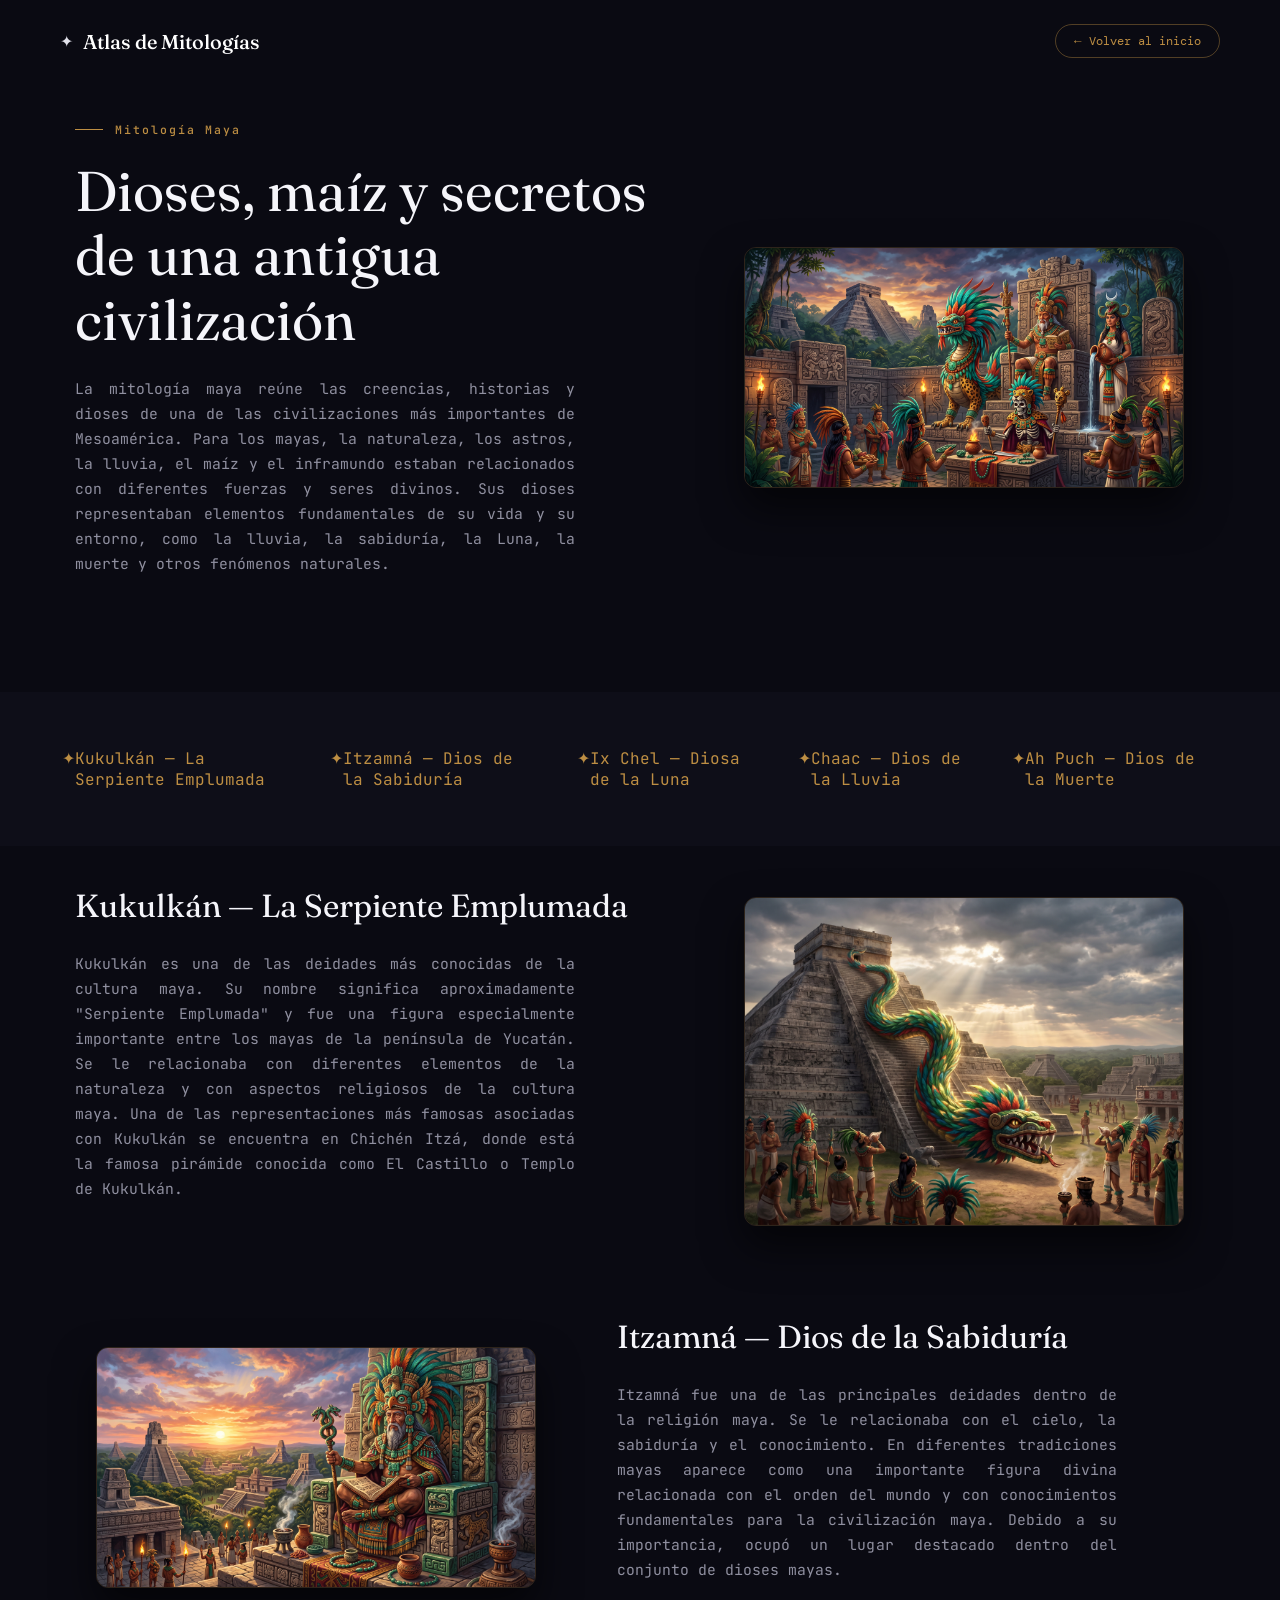
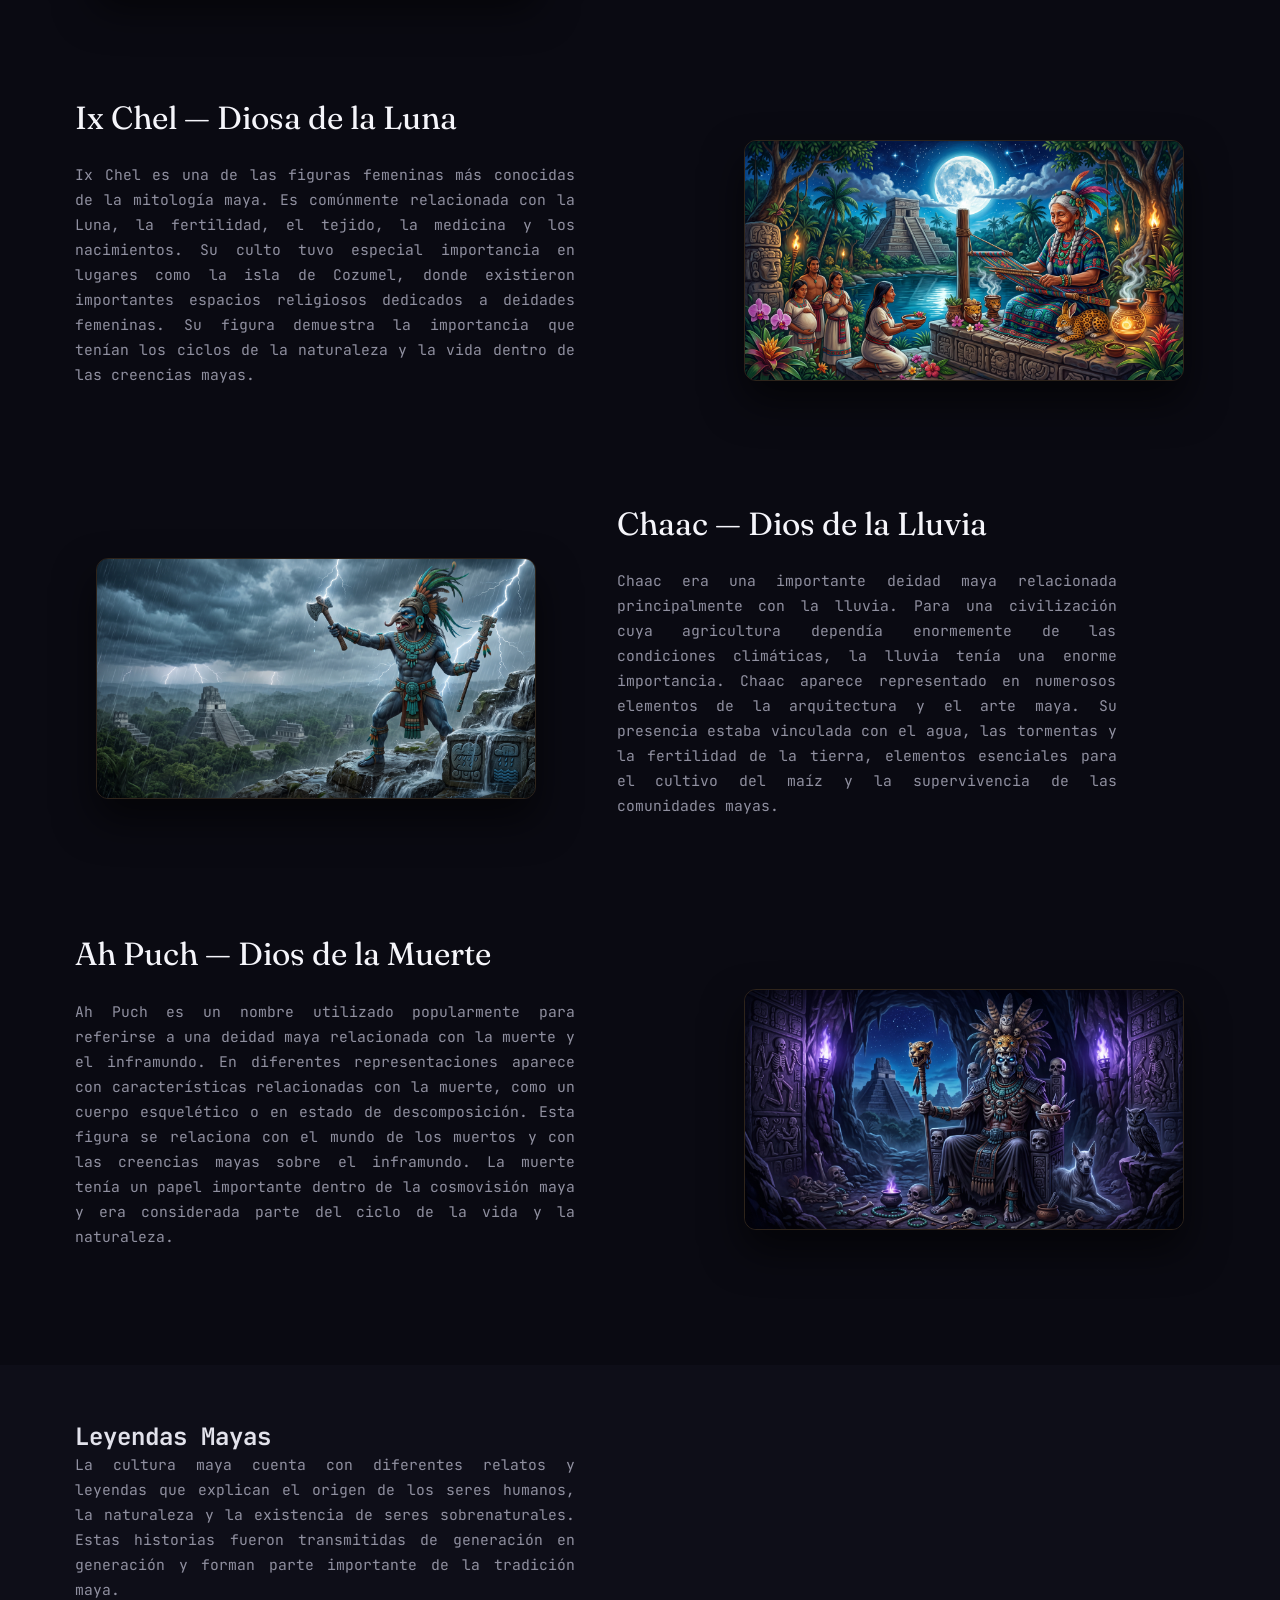
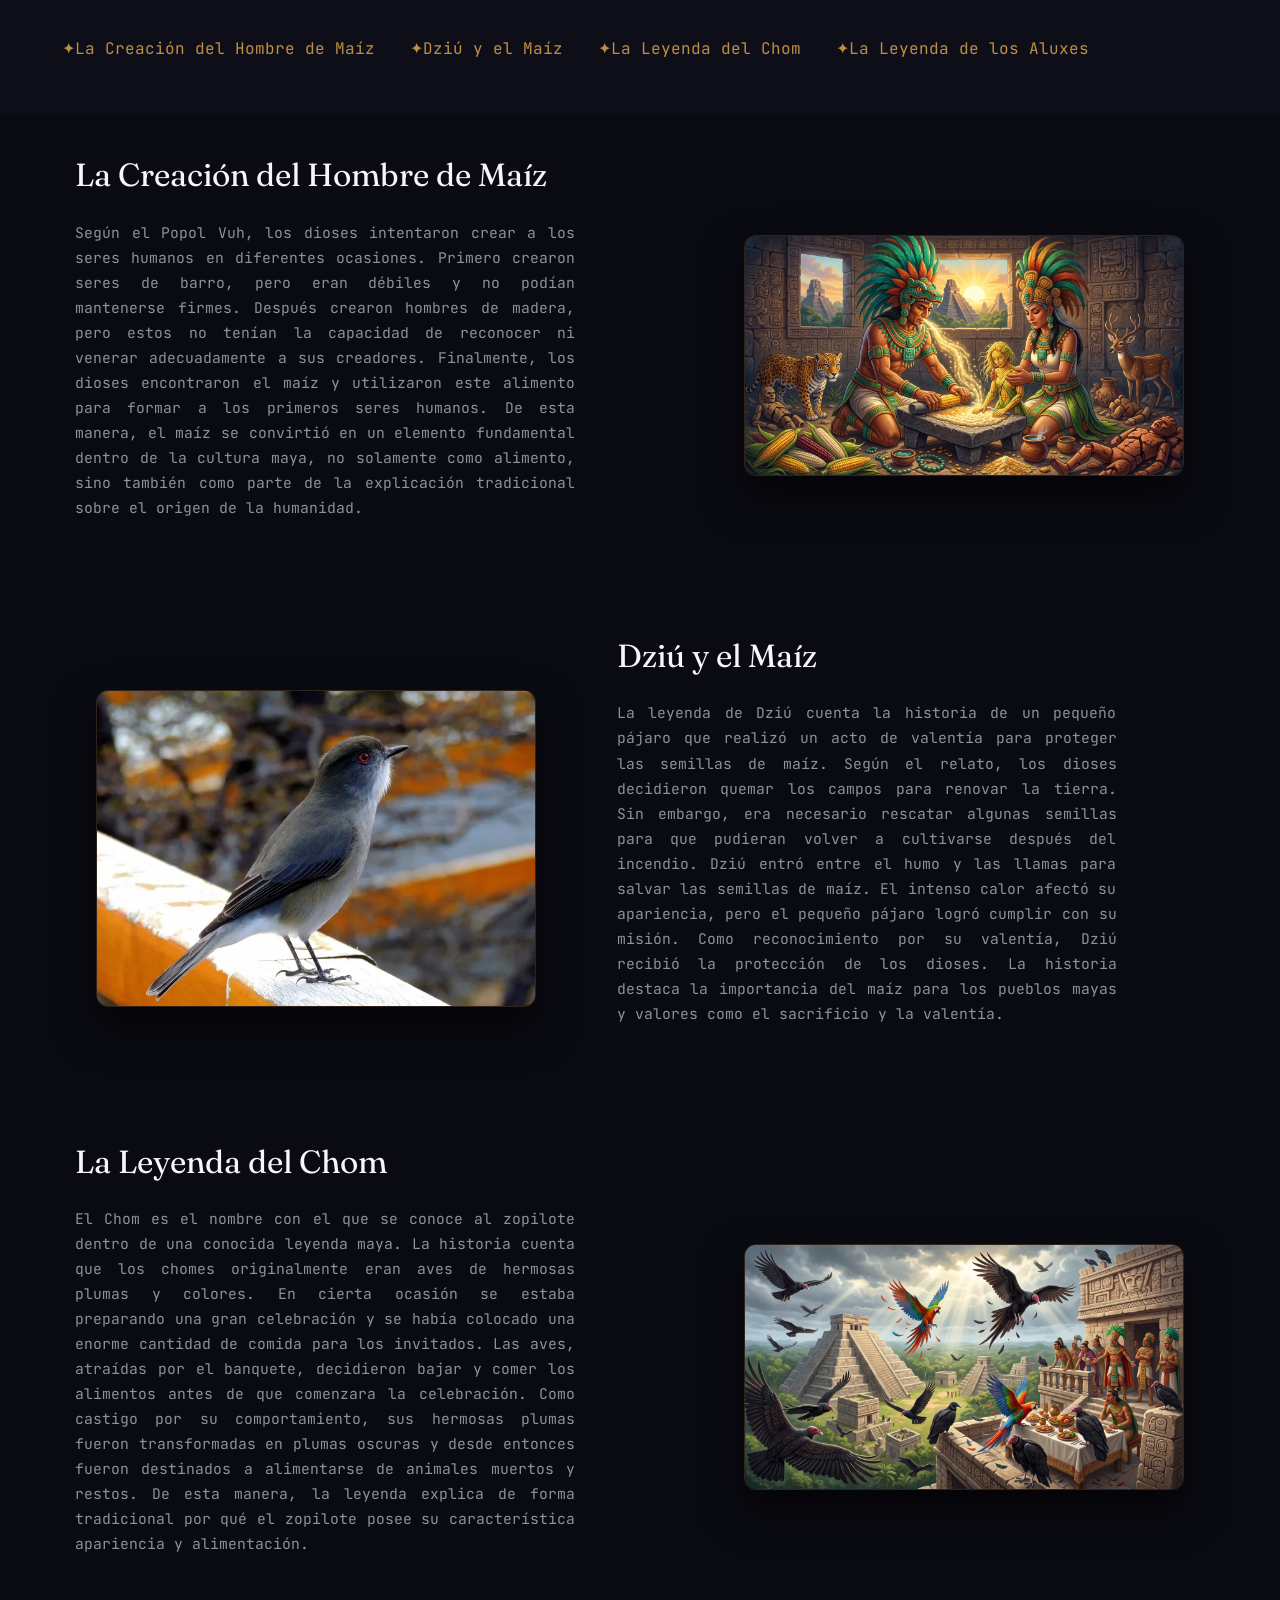
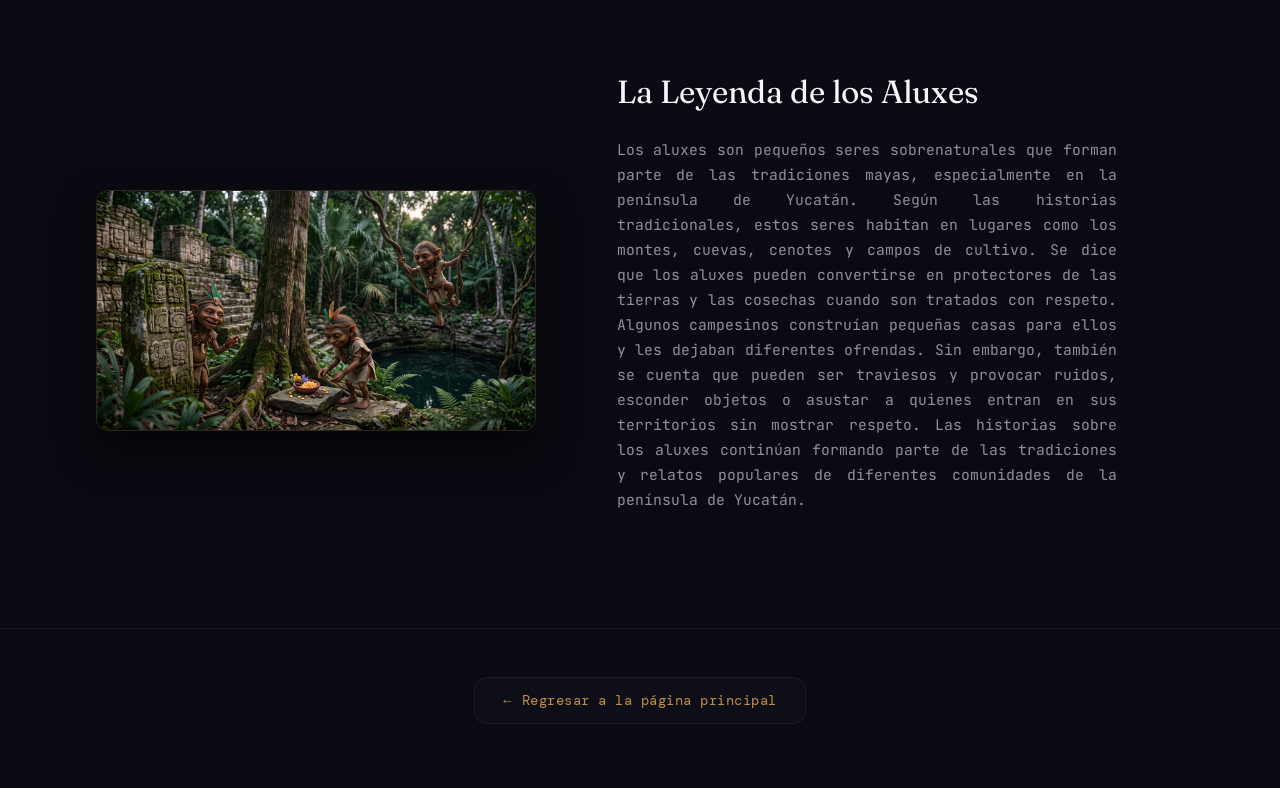
<file: HTML/mitologia-maya.html>
<!DOCTYPE html>
<html lang="es">

<head>
    <meta charset="UTF-8">
    <meta name="viewport" content="width=device-width, initial-scale=1.0">
    <meta name="author" content="Carlos Emanuel López Villanueva, Luz Karina Araujo Aguilar, Jair Mardoqueo Sanchez Villa, Jovani Israel Perez Puente">

    <!-- Icono de la página -->
    <link type="image/png" sizes="16x16" rel="icon" href="../IMG/icono.png">

    <!-- CSS general del proyecto -->
    <link rel="stylesheet" href="../CSS/style.css">

    <title>Mitología Maya - Atlas de Mitologías</title>
</head>

<body>

    <header class="header">

        <div class="header-contenido">

            <div class="logo-box">
                <span class="logo-spark">✦</span>
                <h3 class="nav-title">Atlas de Mitologías</h3>
            </div>

            
            <a href="../index.html" class="btn-regresar">
                <span>←</span> Volver al inicio
            </a>

        </div>

    </header>


    <main>

        <section class="introduction">

            <div class="intro-left">

                <div class="tagline-container">
                    <span class="tagline-line"></span>
                    <span class="intro-tagline">Mitología Maya</span>
                </div>

                <h1 class="intro-title">
                    Dioses, maíz y secretos de una antigua civilización
                </h1>

                <p class="intro-description">

                    La mitología maya reúne las creencias, historias y
                    dioses de una de las civilizaciones más importantes
                    de Mesoamérica.

                    Para los mayas, la naturaleza, los astros, la lluvia,
                    el maíz y el inframundo estaban relacionados con
                    diferentes fuerzas y seres divinos.

                    Sus dioses representaban elementos fundamentales de
                    su vida y su entorno, como la lluvia, la sabiduría,
                    la Luna, la muerte y otros fenómenos naturales.

                </p>

            </div>


            <div class="img-mundo">

                <img src="../IMG/iconomaya.png"
                     alt="Representación de la mitología maya">

            </div>

        </section>



        <!-- ==================================================
                        MENÚ DE DIOSES
        =================================================== -->

        <section class="content-character">

            <div class="container-character">

                <ul class="viñetas">

                    <!-- KUKULKÁN -->
                    <a href="#Kukulkan">
                        <li>
                            Kukulkán — La Serpiente Emplumada
                        </li>
                    </a>


                    <!-- ITZAMNÁ -->
                    <a href="#Itzamna">
                        <li>
                            Itzamná — Dios de la Sabiduría
                        </li>
                    </a>


                    <!-- IX CHEL -->
                    <a href="#IxChel">
                        <li>
                            Ix Chel — Diosa de la Luna
                        </li>
                    </a>


                    <!-- CHAAC -->
                    <a href="#Chaac">
                        <li>
                            Chaac — Dios de la Lluvia
                        </li>
                    </a>


                    <!-- AH PUCH -->
                    <a href="#AhPuch">
                        <li>
                            Ah Puch — Dios de la Muerte
                        </li>
                    </a>

                </ul>

            </div>

        </section>



        <!-- ==================================================
                            KUKULKÁN
        =================================================== -->

        <section id="Kukulkan" class="content-description">

            <div class="character-nordica">

                <h3>
                    Kukulkán — La Serpiente Emplumada
                </h3>

                <p class="intro-description">

                    Kukulkán es una de las deidades más conocidas
                    de la cultura maya.

                    Su nombre significa aproximadamente
                    "Serpiente Emplumada" y fue una figura especialmente
                    importante entre los mayas de la península de Yucatán.

                    Se le relacionaba con diferentes elementos de la
                    naturaleza y con aspectos religiosos de la cultura maya.

                    Una de las representaciones más famosas asociadas
                    con Kukulkán se encuentra en Chichén Itzá, donde
                    está la famosa pirámide conocida como El Castillo
                    o Templo de Kukulkán.

                </p>

            </div>

            <div class="img-mundo">

                <img src="../IMG/kukulkan.png"
                     alt="Kukulkán, la Serpiente Emplumada">

            </div>

        </section>



        <!-- ==================================================
                            ITZAMNÁ
        =================================================== -->

        <section id="Itzamna" class="content-description">

            <div class="img-mundo">

                <img src="../IMG/itzamna.png"
                     alt="Itzamná, dios maya">

            </div>


            <div class="character-nordica">

                <h3>
                    Itzamná — Dios de la Sabiduría
                </h3>

                <p class="intro-description">

                    Itzamná fue una de las principales deidades
                    dentro de la religión maya.

                    Se le relacionaba con el cielo, la sabiduría
                    y el conocimiento.

                    En diferentes tradiciones mayas aparece como
                    una importante figura divina relacionada con
                    el orden del mundo y con conocimientos
                    fundamentales para la civilización maya.

                    Debido a su importancia, ocupó un lugar destacado
                    dentro del conjunto de dioses mayas.

                </p>

            </div>

        </section>



        <!-- ==================================================
                            IX CHEL
        =================================================== -->

        <section id="IxChel" class="content-description">

            <div class="character-nordica">

                <h3>
                    Ix Chel — Diosa de la Luna
                </h3>

                <p class="intro-description">

                    Ix Chel es una de las figuras femeninas más
                    conocidas de la mitología maya.

                    Es comúnmente relacionada con la Luna,
                    la fertilidad, el tejido, la medicina
                    y los nacimientos.

                    Su culto tuvo especial importancia en lugares
                    como la isla de Cozumel, donde existieron
                    importantes espacios religiosos dedicados
                    a deidades femeninas.

                    Su figura demuestra la importancia que tenían
                    los ciclos de la naturaleza y la vida dentro
                    de las creencias mayas.

                </p>

            </div>


            <div class="img-mundo">

                <img src="../IMG/ixchel.png"
                     alt="Ix Chel, diosa maya">

            </div>

        </section>



       

        <section id="Chaac" class="content-description">


        
            <div class="img-mundo">

                <img src="../IMG/chaac.png"
                     alt="Chaac, dios maya de la lluvia">

            </div>


            <div class="character-nordica">

                <h3>
                    Chaac — Dios de la Lluvia
                </h3>

                <p class="intro-description">

                    Chaac era una importante deidad maya
                    relacionada principalmente con la lluvia.

                    Para una civilización cuya agricultura dependía
                    enormemente de las condiciones climáticas,
                    la lluvia tenía una enorme importancia.

                    Chaac aparece representado en numerosos elementos
                    de la arquitectura y el arte maya.

                    Su presencia estaba vinculada con el agua,
                    las tormentas y la fertilidad de la tierra,
                    elementos esenciales para el cultivo del maíz
                    y la supervivencia de las comunidades mayas.

                </p>

            </div>

        </section>



        <!-- ==================================================
                            AH PUCH
        =================================================== -->

        <section id="AhPuch" class="content-description">

            <div class="character-nordica">

                <h3>
                    Ah Puch — Dios de la Muerte
                </h3>

                <p class="intro-description">

                    Ah Puch es un nombre utilizado popularmente
                    para referirse a una deidad maya relacionada
                    con la muerte y el inframundo.

                    En diferentes representaciones aparece con
                    características relacionadas con la muerte,
                    como un cuerpo esquelético o en estado de
                    descomposición.

                    Esta figura se relaciona con el mundo de los
                    muertos y con las creencias mayas sobre
                    el inframundo.

                    La muerte tenía un papel importante dentro
                    de la cosmovisión maya y era considerada
                    parte del ciclo de la vida y la naturaleza.

                </p>

            </div>

            <div class="img-mundo">

                <img src="../IMG/ahpunch.png"
                     alt="Ah Puch, dios maya de la muerte">

            </div>

        </section>

        <!-- ==================================================
                    LEYENDAS MAYAS
=================================================== -->

<section class="content-character">

    <div class="container-character">

        <h2>Leyendas Mayas</h2>

        <p class="intro-description">
            La cultura maya cuenta con diferentes relatos y leyendas
            que explican el origen de los seres humanos, la naturaleza
            y la existencia de seres sobrenaturales. Estas historias
            fueron transmitidas de generación en generación y forman
            parte importante de la tradición maya.
        </p>

        <ul class="viñetas">

            <a href="#CreacionHombre">
                <li>La Creación del Hombre de Maíz</li>
            </a>

            <a href="#Dziu">
                <li>Dziú y el Maíz</li>
            </a>

            <a href="#Chom">
                <li>La Leyenda del Chom</li>
            </a>

            <a href="#Aluxes">
                <li>La Leyenda de los Aluxes</li>
            </a>

        </ul>

    </div>

</section>


<!-- ==================================================
        LA CREACIÓN DEL HOMBRE DE MAÍZ
=================================================== -->

<section id="CreacionHombre" class="content-description">

    <div class="character-nordica">

        <h3>
            La Creación del Hombre de Maíz
        </h3>

        <p class="intro-description">

            Según el Popol Vuh, los dioses intentaron crear a los
            seres humanos en diferentes ocasiones.

            Primero crearon seres de barro, pero eran débiles y no
            podían mantenerse firmes. Después crearon hombres de
            madera, pero estos no tenían la capacidad de reconocer
            ni venerar adecuadamente a sus creadores.

            Finalmente, los dioses encontraron el maíz y utilizaron
            este alimento para formar a los primeros seres humanos.

            De esta manera, el maíz se convirtió en un elemento
            fundamental dentro de la cultura maya, no solamente como
            alimento, sino también como parte de la explicación
            tradicional sobre el origen de la humanidad.

        </p>

    </div>


    <div class="img-mundo">

        <img src="../IMG/creacion.png"
             alt="Creación del hombre de maíz">

    </div>

</section>



<!-- ==================================================
                    DZIÚ Y EL MAÍZ
=================================================== -->

<section id="Dziu" class="content-description">


    <div class="img-mundo">

        <img src="../IMG/dziu.png"
             alt="Dziú y el maíz">

    </div>


    <div class="character-nordica">

        <h3>
            Dziú y el Maíz
        </h3>

        <p class="intro-description">

            La leyenda de Dziú cuenta la historia de un pequeño pájaro
            que realizó un acto de valentía para proteger las semillas
            de maíz.

            Según el relato, los dioses decidieron quemar los campos
            para renovar la tierra. Sin embargo, era necesario rescatar
            algunas semillas para que pudieran volver a cultivarse
            después del incendio.

            Dziú entró entre el humo y las llamas para salvar las
            semillas de maíz. El intenso calor afectó su apariencia,
            pero el pequeño pájaro logró cumplir con su misión.

            Como reconocimiento por su valentía, Dziú recibió la
            protección de los dioses. La historia destaca la importancia
            del maíz para los pueblos mayas y valores como el sacrificio
            y la valentía.

        </p>

    </div>

</section>



<!-- ==================================================
                LA LEYENDA DEL CHOM
=================================================== -->

<section id="Chom" class="content-description">

    <div class="character-nordica">

        <h3>
            La Leyenda del Chom
        </h3>

        <p class="intro-description">

            El Chom es el nombre con el que se conoce al zopilote
            dentro de una conocida leyenda maya.

            La historia cuenta que los chomes originalmente eran aves
            de hermosas plumas y colores. En cierta ocasión se estaba
            preparando una gran celebración y se había colocado una
            enorme cantidad de comida para los invitados.

            Las aves, atraídas por el banquete, decidieron bajar y
            comer los alimentos antes de que comenzara la celebración.

            Como castigo por su comportamiento, sus hermosas plumas
            fueron transformadas en plumas oscuras y desde entonces
            fueron destinados a alimentarse de animales muertos y
            restos.

            De esta manera, la leyenda explica de forma tradicional
            por qué el zopilote posee su característica apariencia
            y alimentación.

        </p>

    </div>


    <div class="img-mundo">

        <img src="../IMG/chom.png"
             alt="Leyenda maya del Chom">

    </div>

</section>



<!-- ==================================================
                LA LEYENDA DE LOS ALUXES
=================================================== -->

<section id="Aluxes" class="content-description">


    <div class="img-mundo">

        <img src="../IMG/aluxes.png"
             alt="Aluxes de la tradición maya">

    </div>


    <div class="character-nordica">

        <h3>
            La Leyenda de los Aluxes
        </h3>

        <p class="intro-description">

            Los aluxes son pequeños seres sobrenaturales que forman
            parte de las tradiciones mayas, especialmente en la
            península de Yucatán.

            Según las historias tradicionales, estos seres habitan
            en lugares como los montes, cuevas, cenotes y campos
            de cultivo.

            Se dice que los aluxes pueden convertirse en protectores
            de las tierras y las cosechas cuando son tratados con
            respeto. Algunos campesinos construían pequeñas casas
            para ellos y les dejaban diferentes ofrendas.

            Sin embargo, también se cuenta que pueden ser traviesos
            y provocar ruidos, esconder objetos o asustar a quienes
            entran en sus territorios sin mostrar respeto.

            Las historias sobre los aluxes continúan formando parte
            de las tradiciones y relatos populares de diferentes
            comunidades de la península de Yucatán.

        </p>

    </div>

</section>
    </main>



    <!-- ==================================================
                        PIE DE PÁGINA
    =================================================== -->

    <footer class="footer-retorno">

        <a href="../index.html" class="btn-regresar-footer">

            <span>←</span>
            Regresar a la página principal

        </a>

    </footer>


</body>

</html>
</file>
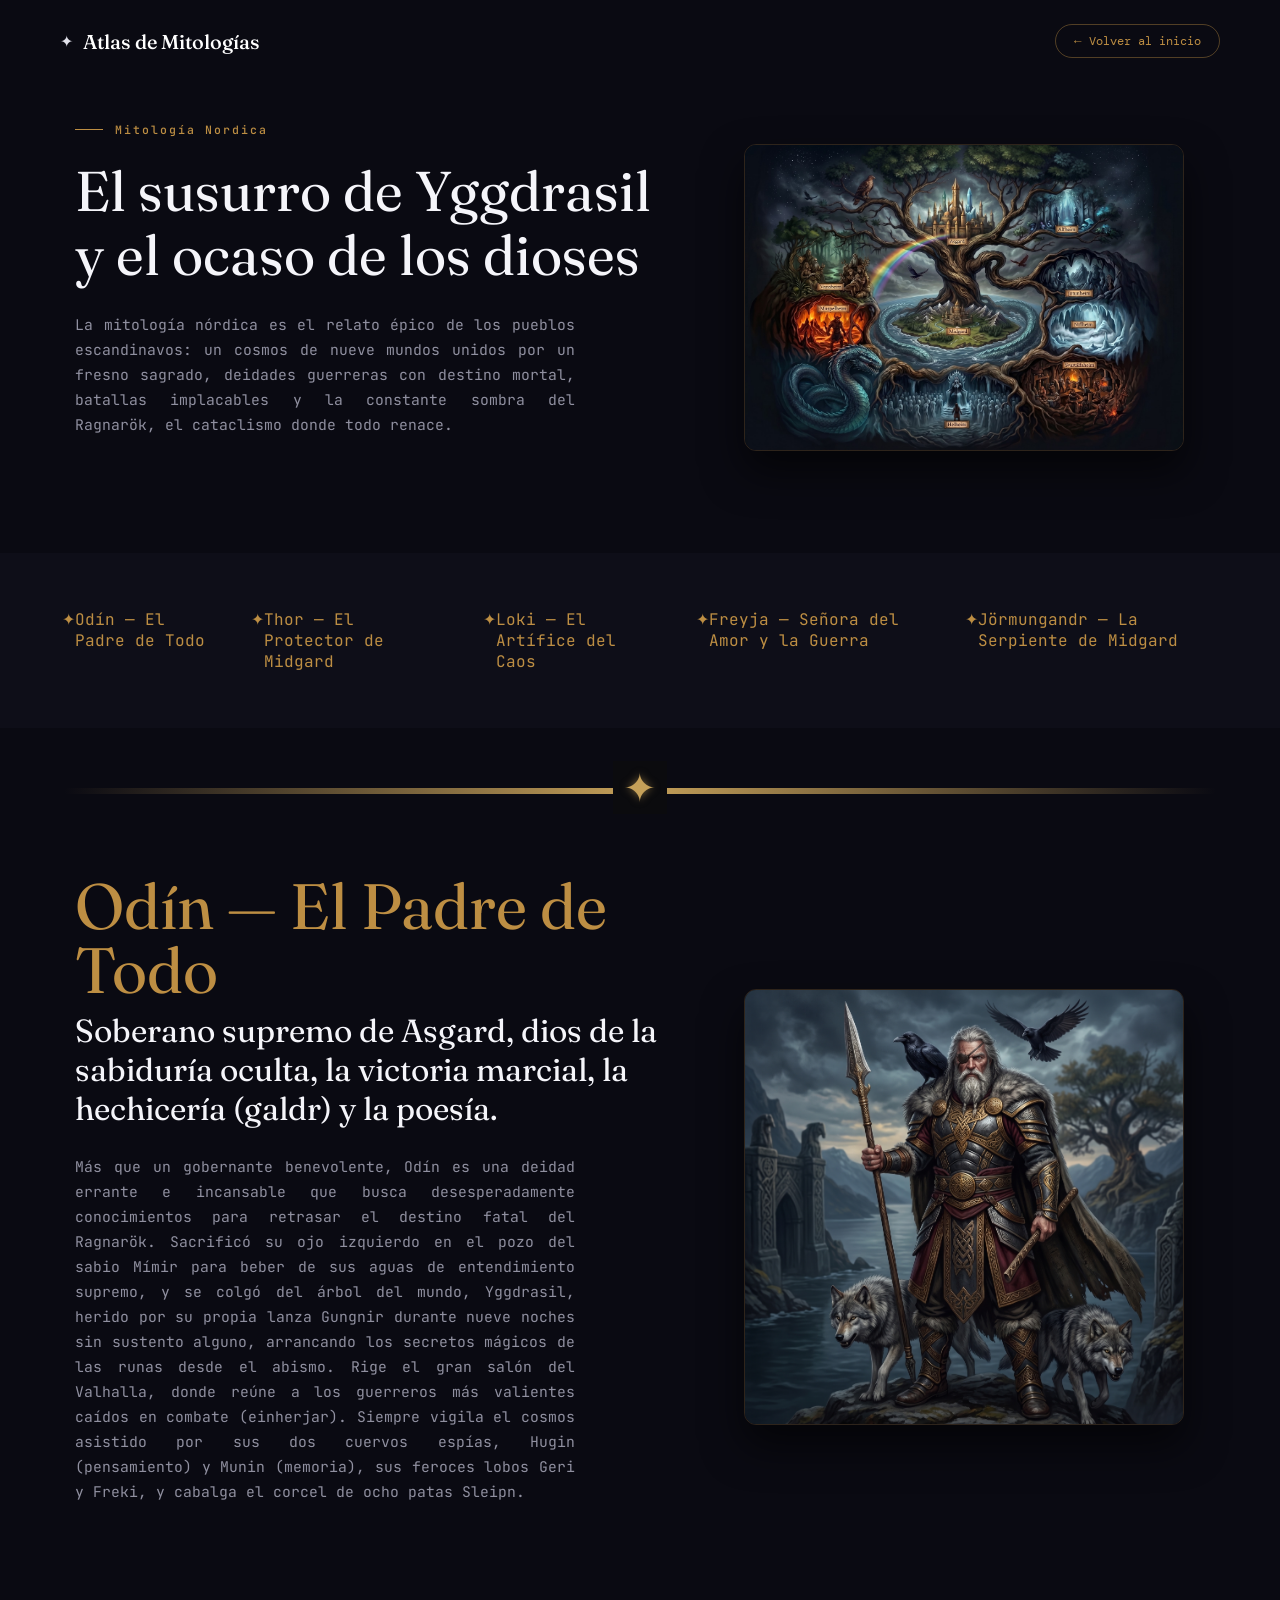
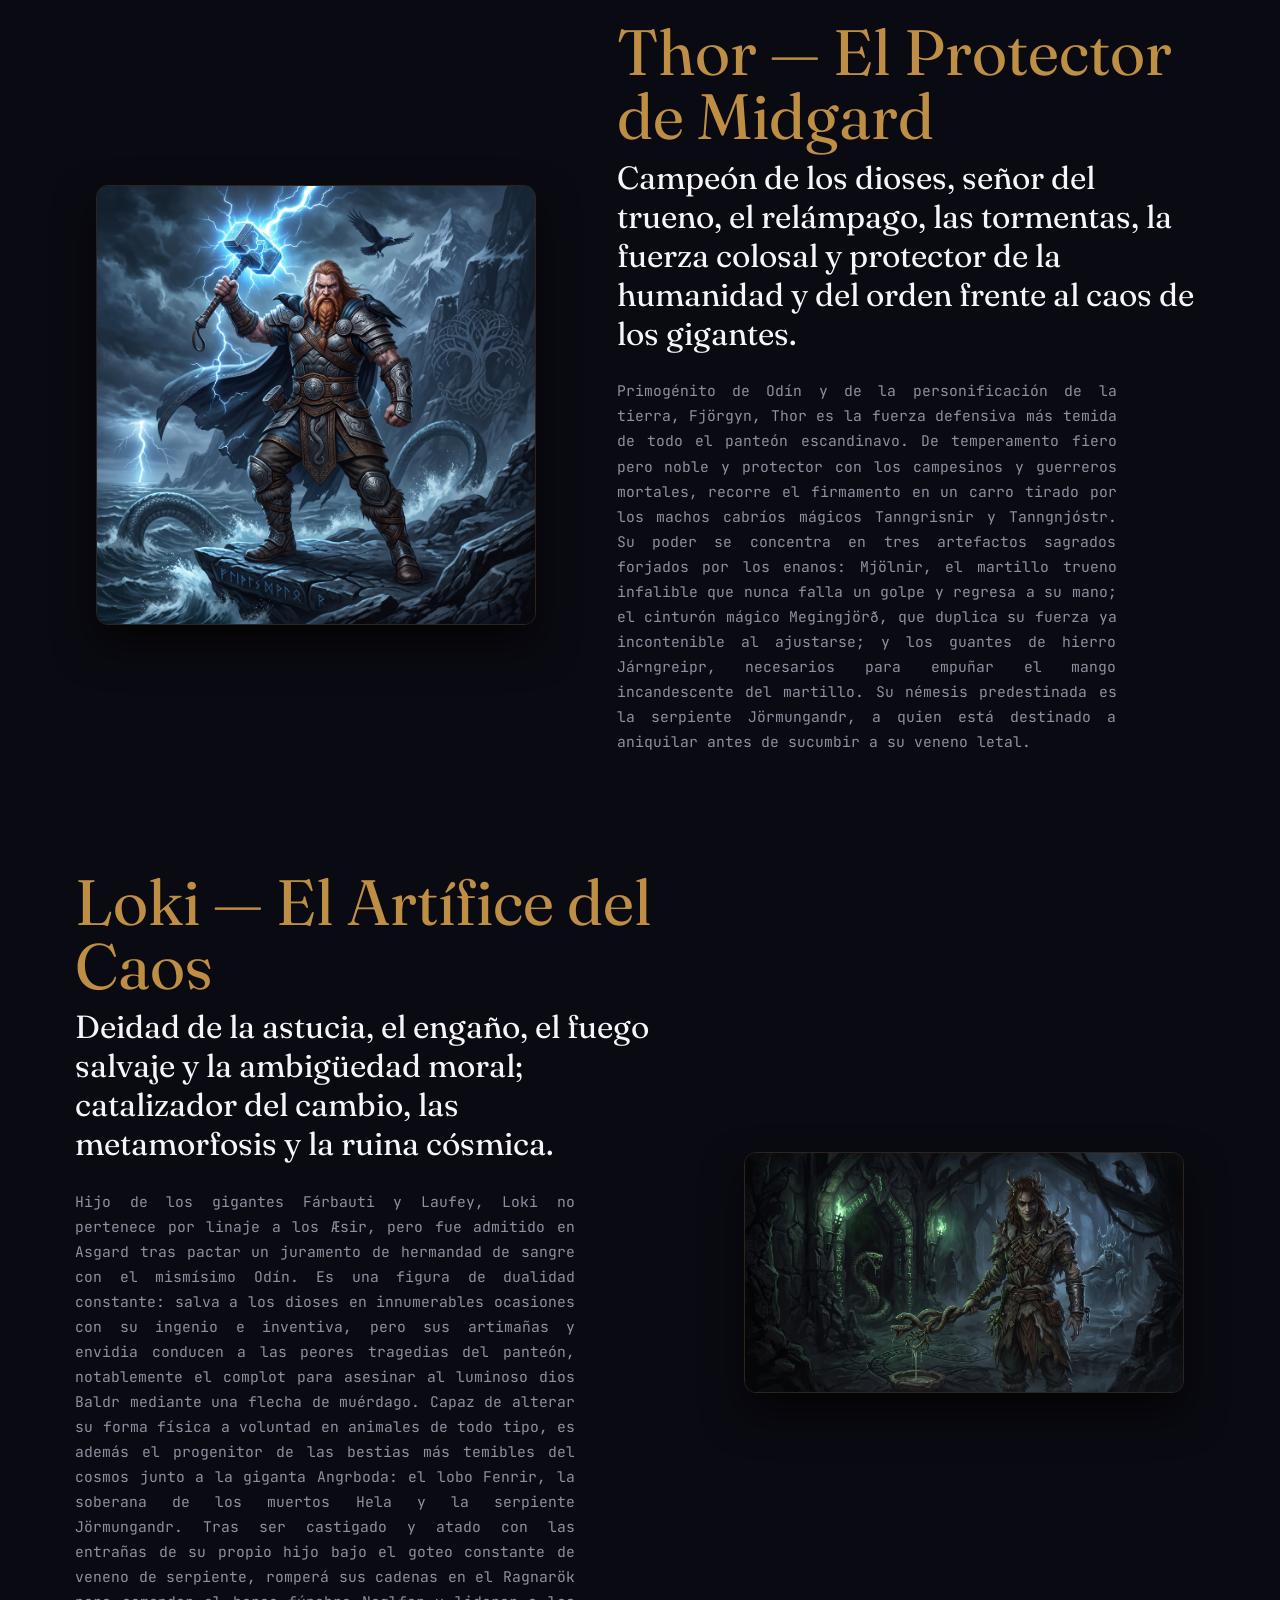
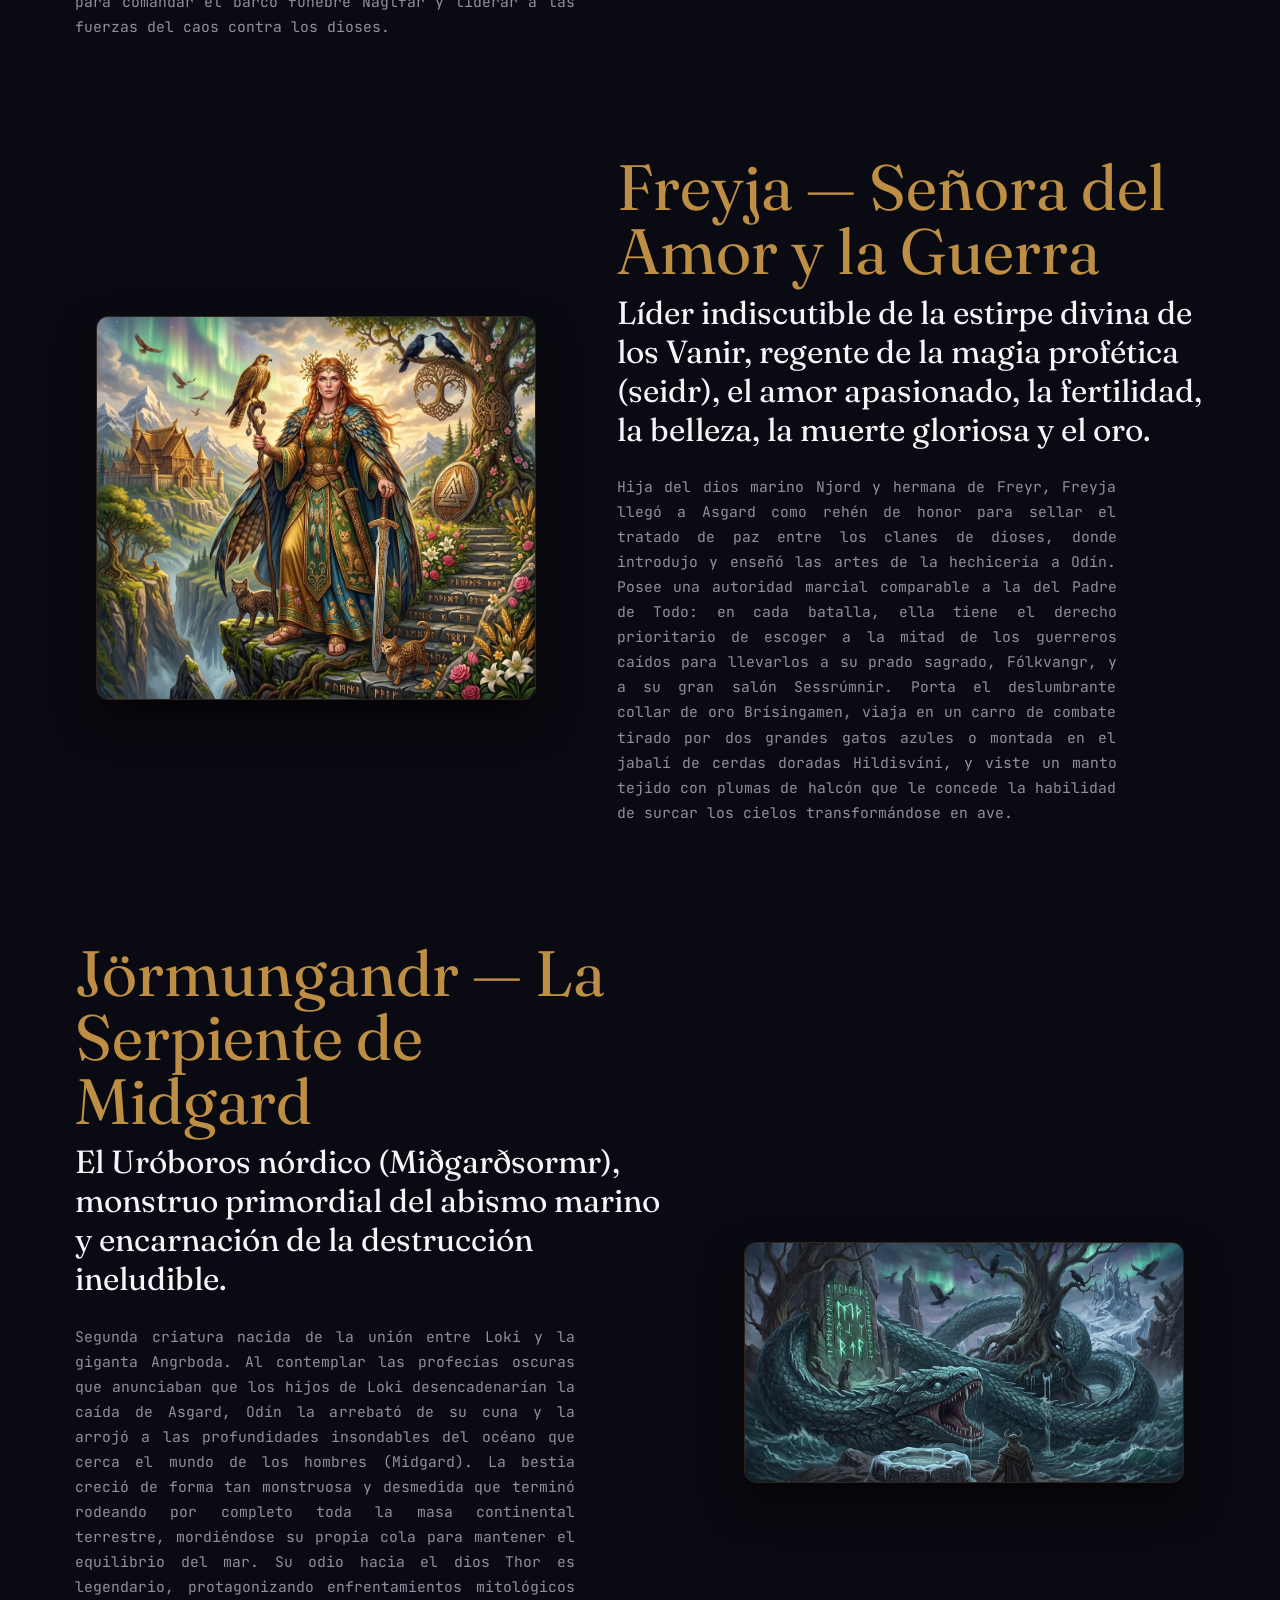
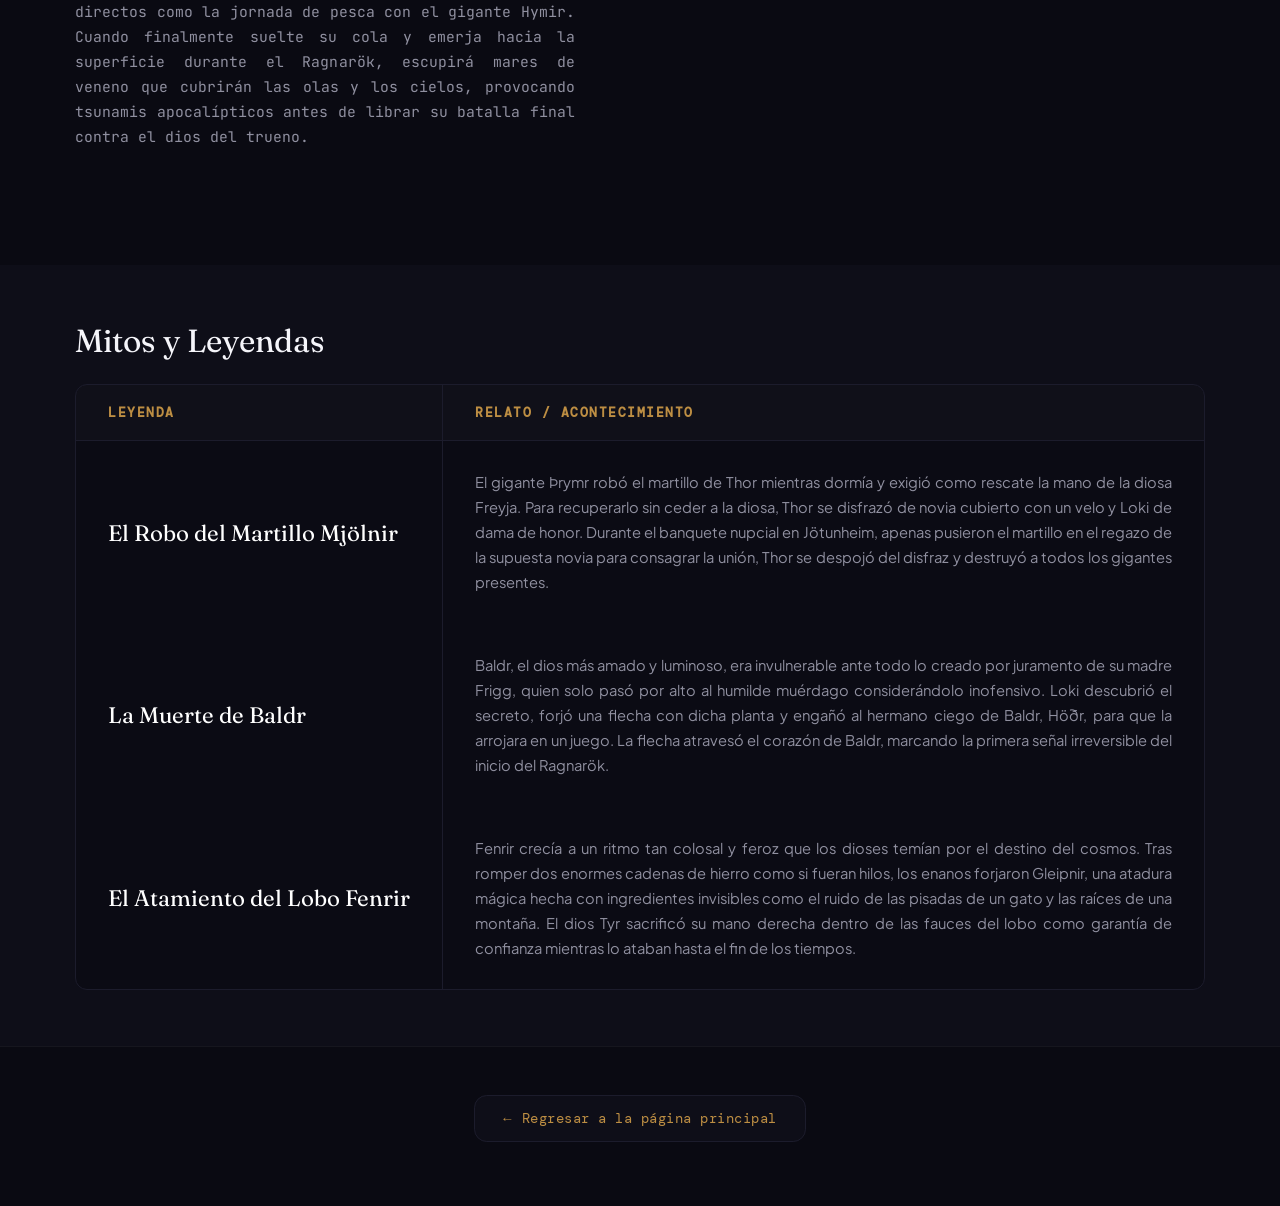
<file: HTML/mitologia-nordica.html>
<!DOCTYPE html>
<html lang="en">
<head>
    <meta charset="UTF-8">
    <meta name="viewport" content="width=device-width, initial-scale=1.0">
    <meta name="author" content="Carlos Emanuel López Villanueva, Luz Karina Araujo Aguilar, Jair Mardoqueo Sanchez Villa, Jovani Israel Perez Puente">
    <meta charset="UTF-8">
    <link type="image/png" sizes="16x16" rel="icon" href="IMG/icono.png">
    <link rel="stylesheet" href="../CSS/style.css">
    <title>Mitología Nordica - Atlas de Mitologías</title>
</head>
<body>
    <header class="header">
        <div class="header-contenido">
            <div class="logo-box">
                <span class="logo-spark">✦</span>
                <h3 class="nav-title">Atlas de Mitologías</h3>
            </div>
            <a href="../index.html" class="btn-regresar">
                <span>←</span> Volver al inicio
            </a>
        </div>
    </header>

    <main>
        <section class="introduction">
            <div class="intro-left">
                <div class="tagline-container">
                    <span class="tagline-line"></span>
                    <span class="intro-tagline">Mitología Nordica</span>
                </div>

                <h1 class="intro-title">El susurro de Yggdrasil y el ocaso de los dioses</h1>

                <p class="intro-description">
                    La mitología nórdica es el relato épico de los pueblos escandinavos: 
                    un cosmos de nueve mundos unidos por un fresno sagrado, deidades guerreras con 
                    destino mortal, batallas implacables y la constante sombra del Ragnarök, el 
                    cataclismo donde todo renace. 
                </p>

            </div>

            <div class="img-mundo">
                <img src="../IMG/mundos.jpg" alt="Mitología Egipcia">
            </div>
        </section>
        <section class="content-character">
            <div class="container-character">
                <ul class="viñetas">
                    <a href="#Odin">
                        <li>Odín — El Padre de Todo</li>
                    </a>
                    <a href="#Thor">
                        <li>Thor — El Protector de Midgard</li>
                    </a>
                    <a href="#Loki">
                        <li>Loki — El Artífice del Caos</li>
                    </a>
                    <a href="#Freyja">
                        <li>Freyja — Señora del Amor y la Guerra</li>
                    </a>
                    <a href="#Jörmungandr">
                        <li>Jörmungandr — La Serpiente de Midgard</li>
                    </a>
                </ul>
            </div>
        </section>
        <div class="section-divider">
            <div class="divider-line"></div>
            <div class="divider-star">
                <span class="spark-icon">✦</span>
            </div>
        </div>
        <section id="Odin" class="content-description">

                <div class="character-nordica">
                    <h1>Odín — El Padre de Todo</h1>
                    <h3>Soberano supremo de Asgard, dios de la sabiduría oculta, la victoria marcial, la hechicería (galdr) y la poesía.</h3>
                    <p class="intro-description">
                        Más que un gobernante benevolente, Odín es una deidad errante e incansable que busca desesperadamente conocimientos para retrasar el destino fatal del Ragnarök. 
                        Sacrificó su ojo izquierdo en el pozo del sabio Mímir para beber de sus aguas de entendimiento supremo, y se colgó del árbol del mundo, Yggdrasil, herido por su 
                        propia lanza Gungnir durante nueve noches sin sustento alguno, arrancando los secretos mágicos de las runas desde el abismo. Rige el gran salón del Valhalla, donde 
                        reúne a los guerreros más valientes caídos en combate (einherjar). Siempre vigila el cosmos asistido por sus dos cuervos espías, Hugin (pensamiento) y Munin (memoria), 
                        sus feroces lobos Geri y Freki, y cabalga el corcel de ocho patas Sleipn. 
                    </p>
                </div>
                <div class="img-mundo">
                    <img src="../IMG/Odin.jfif" alt="">
                </div>

        </section>
        <section id="Thor" class="content-description invertido">
            <div class="character-nordica">
                <h1>Thor — El Protector de Midgard</h1>
                <h3>Campeón de los dioses, señor del trueno, el relámpago, las tormentas, la fuerza colosal y protector de la humanidad y del orden frente al caos de los gigantes.</h3>
                <p class="intro-description">
                       Primogénito de Odín y de la personificación de la tierra, Fjörgyn, Thor es la fuerza defensiva más temida de todo el panteón escandinavo. De temperamento fiero pero noble y 
                       protector con los campesinos y guerreros mortales, recorre el firmamento en un carro tirado por los machos cabríos mágicos Tanngrisnir y Tanngnjóstr. Su poder se concentra en 
                       tres artefactos sagrados forjados por los enanos: Mjölnir, el martillo trueno infalible que nunca falla un golpe y regresa a su mano; el cinturón mágico Megingjörð, que duplica
                        su fuerza ya incontenible al ajustarse; y los guantes de hierro Járngreipr, necesarios para empuñar el mango incandescente del martillo. Su némesis predestinada es la serpiente 
                        Jörmungandr, a quien está destinado a aniquilar antes de sucumbir a su veneno letal.
                </p>
            </div>
            <div class="img-mundo">
                <img src="../IMG/Thor.jfif" alt="">
            </div>
        </section>
        <section id="Loki" class="content-description">
            <div class="character-nordica">
                <h1>Loki — El Artífice del Caos</h1>
                <h3>Deidad de la astucia, el engaño, el fuego salvaje y la ambigüedad moral; catalizador del cambio, las metamorfosis y la ruina cósmica.</h3>
                <p class="intro-description">
                       Hijo de los gigantes Fárbauti y Laufey, Loki no pertenece por linaje a los Æsir, pero fue admitido en Asgard tras pactar un juramento de hermandad de sangre con el mismísimo Odín. 
                       Es una figura de dualidad constante: salva a los dioses en innumerables ocasiones con su ingenio e inventiva, pero sus artimañas y envidia conducen a las peores tragedias del panteón, 
                       notablemente el complot para asesinar al luminoso dios Baldr mediante una flecha de muérdago. Capaz de alterar su forma física a voluntad en animales de todo tipo, es además el progenitor 
                       de las bestias más temibles del cosmos junto a la giganta Angrboda: el lobo Fenrir, la soberana de los muertos Hela y la serpiente Jörmungandr. Tras ser castigado y atado con las entrañas 
                       de su propio hijo bajo el goteo constante de veneno de serpiente, romperá sus cadenas en el Ragnarök para comandar el barco fúnebre Naglfar y liderar a las fuerzas del caos contra los dioses.
                </p>
            </div>
            <div class="img-mundo">
                <img src="../IMG/Loki.jfif" alt="">
            </div>
        </section>
        <section id="Freyja" class="content-description invertido">
            <div class="character-nordica">
                <h1>Freyja — Señora del Amor y la Guerra</h1>
                <h3>Líder indiscutible de la estirpe divina de los Vanir, regente de la magia profética (seidr), el amor apasionado, la fertilidad, la belleza, la muerte gloriosa y el oro.</h3>
                <p class="intro-description">
                       Hija del dios marino Njord y hermana de Freyr, Freyja llegó a Asgard como rehén de honor para sellar el tratado de paz entre los clanes de dioses, donde introdujo y enseñó las artes de la hechicería a Odín. 
                       Posee una autoridad marcial comparable a la del Padre de Todo: en cada batalla, ella tiene el derecho prioritario de escoger a la mitad de los guerreros caídos para llevarlos a su prado sagrado, Fólkvangr, 
                       y a su gran salón Sessrúmnir. Porta el deslumbrante collar de oro Brísingamen, viaja en un carro de combate tirado por dos grandes gatos azules o montada en el jabalí de cerdas doradas Hildisvíni, y viste un 
                       manto tejido con plumas de halcón que le concede la habilidad de surcar los cielos transformándose en ave.
                </p>
            </div>
            <div class="img-mundo">
                <img src="../IMG/Freyja.jfif" alt="">
            </div>
        </section>
        <section id="Jörmungandr" class="content-description">
            <div class="character-nordica">
                <h1>Jörmungandr — La Serpiente de Midgard</h1>
                <h3>El Uróboros nórdico (Miðgarðsormr), monstruo primordial del abismo marino y encarnación de la destrucción ineludible.</h3>
                <p class="intro-description">
                       Segunda criatura nacida de la unión entre Loki y la giganta Angrboda. Al contemplar las profecías oscuras que anunciaban que los hijos de Loki desencadenarían la caída de Asgard, Odín la arrebató de su cuna y la 
                       arrojó a las profundidades insondables del océano que cerca el mundo de los hombres (Midgard). La bestia creció de forma tan monstruosa y desmedida que terminó rodeando por completo toda la masa continental 
                       terrestre, mordiéndose su propia cola para mantener el equilibrio del mar. Su odio hacia el dios Thor es legendario, protagonizando enfrentamientos mitológicos directos como la jornada de pesca con el gigante 
                       Hymir. Cuando finalmente suelte su cola y emerja hacia la superficie durante el Ragnarök, escupirá mares de veneno que cubrirán las olas y los cielos, provocando tsunamis apocalípticos antes de librar su batalla
                        final contra el dios del trueno.
                </p>
            </div>
            <div class="img-mundo">
                <img src="../IMG/Jörmungandr.jfif" alt="">
            </div>
        </section>
        <section class="sec-secundarios-full">
            <div class="sec-secundarios-wrapper">
                <h2 class="sec-secundarios-titulo">Mitos y Leyendas</h2>
                <table class="tabla-secundario">
                    <thead>
                        <tr>
                            <th class="th-personaje">Leyenda</th>
                            <th class="th-descripcion">Relato / Acontecimiento</th>
                        </tr>
                    </thead>
                    <tbody>
                        <tr>
                            <td class="td-nombre">El Robo del Martillo Mjölnir</td>
                            <td class="td-texto">
                                El gigante Þrymr robó el martillo de Thor mientras dormía y exigió como rescate la mano de la diosa Freyja. Para recuperarlo sin ceder a la diosa, Thor se disfrazó de novia cubierto con un velo y Loki de dama de honor. Durante el banquete nupcial en Jötunheim, apenas pusieron el martillo en el regazo de la supuesta novia para consagrar la unión, Thor se despojó del disfraz y destruyó a todos los gigantes presentes.
                            </td>
                        </tr>
                        <tr>
                            <td class="td-nombre">La Muerte de Baldr</td>
                            <td class="td-texto">
                                Baldr, el dios más amado y luminoso, era invulnerable ante todo lo creado por juramento de su madre Frigg, quien solo pasó por alto al humilde muérdago considerándolo inofensivo. Loki descubrió el secreto, forjó una flecha con dicha planta y engañó al hermano ciego de Baldr, Höðr, para que la arrojara en un juego. La flecha atravesó el corazón de Baldr, marcando la primera señal irreversible del inicio del Ragnarök.
                            </td>
                        </tr>
                        <tr>
                            <td class="td-nombre">El Atamiento del Lobo Fenrir</td>
                            <td class="td-texto">
                                Fenrir crecía a un ritmo tan colosal y feroz que los dioses temían por el destino del cosmos. Tras romper dos enormes cadenas de hierro como si fueran hilos, los enanos forjaron Gleipnir, una atadura mágica hecha con ingredientes invisibles como el ruido de las pisadas de un gato y las raíces de una montaña. El dios Tyr sacrificó su mano derecha dentro de las fauces del lobo como garantía de confianza mientras lo ataban hasta el fin de los tiempos.
                            </td>
                        </tr>
                    </tbody>
                </table>
            </div>
        </section>
    </main>
    <footer class="footer-retorno">
        <a href="../index.html" class="btn-regresar-footer">
            <span>←</span> Regresar a la página principal
        </a>
    </footer>
</body>
</html>
</file>
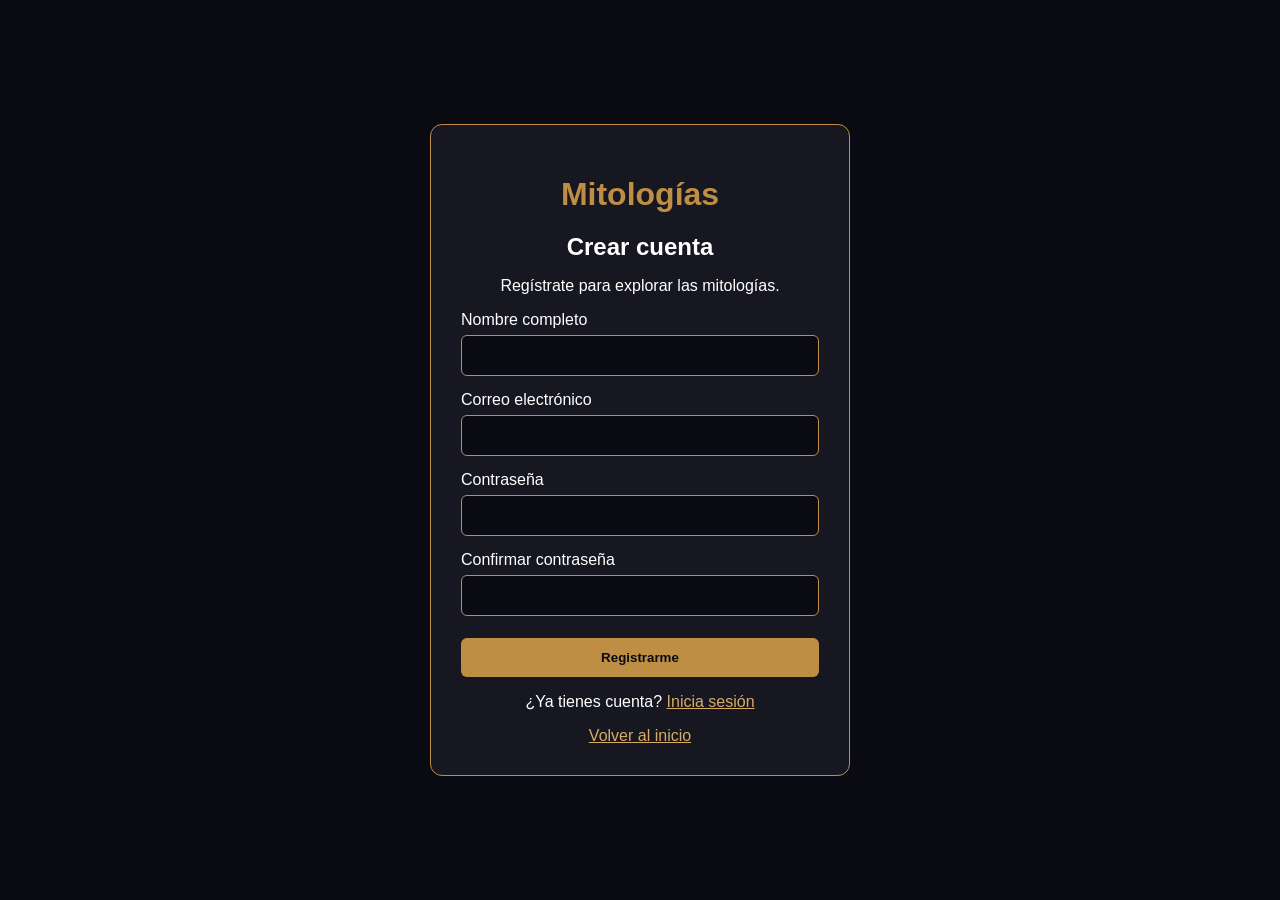
<file: HTML/registro.html>
<!DOCTYPE html>
<html lang="es">
<head>
    <meta charset="UTF-8">
    <meta name="viewport" content="width=device-width, initial-scale=1.0">
    <title>Registro | Mitologías</title>
    <link rel="stylesheet" href="../CSS/sesion.css">
</head>
<body>
    <div class="contenedor">
        <h1>Mitologías</h1>
        <h2>Crear cuenta</h2>
        <p>Regístrate para explorar las mitologías.</p>

        <form id="formRegistro">
            <label for="nombre">Nombre completo</label>
            <input type="text" id="nombre" required>

            <label for="correo">Correo electrónico</label>
            <input type="email" id="correo" required>

            <label for="contrasena">Contraseña</label>
            <input type="password" id="contrasena" minlength="6" required>

            <label for="confirmar">Confirmar contraseña</label>
            <input type="password" id="confirmar" minlength="6" required>

            <button type="submit">Registrarme</button>
        </form>

        <p id="mensaje"></p>

        <p>
            ¿Ya tienes cuenta?
            <a href="login.html">Inicia sesión</a>
        </p>

        <a href="../index.html">Volver al inicio</a>
    </div>

    <script src="../JS/sesion.js"></script>
</body>
</html>
</file>
<file: CSS/style.css>
@import url('https://fonts.googleapis.com/css2?family=Fraunces:ital,opsz,wght@0,9..144,100..900;1,9..144,100..900&family=JetBrains+Mono:ital,wght@0,100..800;1,100..800&display=swap');
@import url('https://fonts.googleapis.com/css2?family=Space+Grotesk:wght@300..700&display=swap');
@import url('https://fonts.googleapis.com/css2?family=DM+Mono:wght@500&family=Newsreader:ital,opsz,wght@0,6..72,500;0,6..72,600;1,6..72,400&family=Plus+Jakarta+Sans:wght@400;500&display=swap');
* {
    margin: 0;
    padding: 0;
    box-sizing: border-box;
}

body {
    background-color: #0A0A12;
    color: #E2E2EB;
    font-family: 'JetBrains Mono', monospace;
    overflow-x: hidden;
}

/* Header & Barra Superior */
.header {
    width: 100%;
    padding: 24px 60px;
}

.header-contenido {
    max-width: 1250px;
    margin: 0 auto;
    display: flex;
    justify-content: space-between;
    align-items: center;
}

.logo-box {
    display: flex;
    align-items: center;
    gap: 10px;
}


.nav-title {
    font-family: 'Fraunces', serif;
    color: #FFFFFF;
    font-size: 1.25rem;
    font-weight: 500;
}


/* Sección Introduction (Contenedor de dos columnas) */
.introduction {
    max-width: 1250px;
    margin: 40px auto 80px auto;
    padding: 0 60px;
    display: flex;
    align-items: center;
    justify-content: space-between;
    gap: 60px;
}

/* Columna Izquierda */
.intro-left {
    flex: 1.1;
    display: flex;
    flex-direction: column;
}

.tagline-container {
    display: flex;
    align-items: center;
    gap: 12px;
    margin-bottom: 22px;
}

.tagline-line {
    width: 28px;
    height: 1px;
    background-color: #BD8E43;
}

.intro-tagline {
    color: #BD8E43;
    font-size: 0.72rem;
    letter-spacing: 2px;
    font-weight: 500;
}

.intro-title {
    font-family: 'Fraunces', serif;
    color: #F5F5FA;
    font-size: 3.5rem;
    font-weight: 400;
    line-height: 1.15;
    margin-bottom: 24px;
}

.intro-title i {
    font-family: 'Fraunces', serif;
    font-style: italic;
    color: #D6A458;
}

.intro-description {
    color: #9090A0;
    font-size: 0.92rem;
    line-height: 1.7;
    max-width: 500px;
    margin-bottom: 36px;
    text-align: justify;
}

/* Contadores / Estadísticas */
.intro-count {
    display: flex;
    gap: 40px;
    padding-top: 32px;
    border-top: 1px solid rgba(255, 255, 255, 0.08);
}

.count-item {
    display: flex;
    flex-direction: column;
}

.cantidad-mitologias {
    font-family: 'Fraunces', serif;
    color: #FFFFFF;
    font-size: 2.1rem;
    font-weight: 400;
    line-height: 1;
}

.tipo-mitologias {
    color: #6C6C7D;
    font-size: 0.65rem;
    letter-spacing: 1.5px;
    text-transform: uppercase;
    margin-top: 6px;
}

/* Columna Derecha (Imagen y Tarjeta flotante) */
.img-mundo {
    flex: 0.9;
    position: relative;
    display: flex;
    justify-content: center;
}

.img-mundo img {
    width: 100%;
    max-width: 440px;
    height: auto;
    border-radius: 12px;
    border: 1px solid rgba(189, 142, 67, 0.2);
    box-shadow: 0 20px 40px rgba(0, 0, 0, 0.6);
    display: block;
}
.content-target {
    width: 100%;
    background-color: #0E0E18;
    padding: 4rem 0 6rem 0;
    margin: 0;
}

.container-target {
    max-width: 78rem;
    margin: 0 auto;
    padding: 0 3.75rem;
}
.content-title h1{
    font-family: 'Fraunces', serif;
    color: #F5F5FA;
    font-size: 1.5rem;
    font-weight: 400;
    margin-bottom: 24px;
}
.carrusel{
    display: grid;
    grid-template-columns: repeat(3, 1fr);  
    gap: 1.5rem;
}
.list-target{
    background-color: #0E0E18;
    border: 1px solid #1C1C2C;
    border-radius: 1.1rem;
    padding: 2rem 1.8rem;
    min-height: 230px;
    display: flex;
    flex-direction: column;
    justify-content: flex-start;
    min-height: 15rem;
    cursor: pointer;
    text-decoration: none;     
    color: inherit;
}
.top-content-target-mitologia{
    display: flex;
    justify-content: space-between;
    align-items: baseline;
}
.location-title{
    font-family: 'DM Mono', monospace;    font-size: 0.7rem;   
    color: #BD8E43;
    font-weight: 500;
    padding: 0 0 1rem 0;
}
.number-mitologia{
    font-family: 'Newsreader', serif;
    font-size: 1.35rem;
    font-weight: 500;  
    color: #3A394B;
    padding: 0 0 1rem 0;

}
.title-content-target-mitologia{
    font-family: 'Newsreader', serif;
    font-size: 1.55rem;
    font-weight: 500;
    color: white;
    padding: 0 0 1rem 0;
}
.description-content-target-mitologia{
    font-family: 'Plus Jakarta Sans', sans-serif;
    font-size: 0.76rem;
    font-weight: 400;
    color: #9090A0;
    padding: 0 0 1rem 0;
}
.list-target:hover{
    border: 1px solid #BD8E43;
}
.footer{
    max-width: 78rem;
    margin: 0 auto;
    padding: 2.5rem 3.75rem;
}
.footer h1{
    font-family: 'Fraunces', serif;
    color: #F5F5FA;
    font-size: 2.5rem;
    font-weight: 400;
    margin-bottom: 24px;
}
.footer-title{
    font-family: 'DM Mono', monospace;
    color: #6C6C7D;
    font-size: 0.8rem;
    font-weight: 400;
    letter-spacing: 1px;
    margin-bottom: 0;
    text-align: center;

}
.audio{
    display: block;
    margin: 0 auto 1.5rem auto; 
    max-width: 100%;
    
}
.video {
    display: block;
    width: 100%;
    margin: 0 auto 2.5rem auto; /* 0 arriba, auto a los lados (lo centra), y separación abajo */
    border-radius: 1rem;
}
.content-character {
    width: 100%;
    background-color: #0E0E18;
    padding: 3.5rem 0;
    margin-top: 40px;
}

.container-character {
    max-width: 1250px;
    margin: 0 auto;
    padding: 0 60px;
}
.viñetas{
    display: flex;
    flex-direction: row;
    gap: 3rem;
    list-style-type: "✦";
}
.viñetas a{
    text-decoration: none;     
    color: inherit;
    color: #BD8E43;
}
.viñetas a:hover {
    color: #F5F5FA;
}
.character-nordica{
    flex: 1.1;
    display: flex;
    flex-direction: column;
    gap: 0.6rem;
}
.character-nordica h1{
    font-family: 'Fraunces', serif;
    color: #BD8E43;
    font-size: 4rem;
    font-weight: 400;
    line-height: 1;
}
.character-nordica h3{
    font-family: 'Fraunces', serif;
    color: #F5F5FA;
    font-size: 2rem;
    font-weight: 400;
    margin-bottom: 1rem;
}
.content-description{
    
    max-width: 1250px;
    margin: 40px auto 80px auto;
    padding: 0 60px;
    display: flex;
    align-items: center;
    justify-content: space-between;
    gap: 60px;
}
.btn-regresar {
    display: inline-flex;
    align-items: center;
    gap: 0.5rem;
    font-family: 'DM Mono', monospace;
    font-size: 0.78rem;
    color: #BD8E43;
    text-decoration: none;
    border: 1px solid rgba(189, 142, 67, 0.4);
    padding: 0.5rem 1.1rem;
    border-radius: 999px;
}
.btn-regresar:hover {
    background-color: rgba(189, 142, 67, 0.12);
    border-color: #BD8E43;
    color: #F5F5FA;
}
.footer-retorno {
    width: 100%;
    padding: 3rem 60px 4rem 60px;
    display: flex;
    justify-content: center;
    align-items: center;
    border-top: 1px solid rgba(255, 255, 255, 0.05);
}

.btn-regresar-footer {
    display: inline-flex;
    align-items: center;
    gap: 0.6rem;
    font-family: 'DM Mono', monospace;
    font-size: 0.85rem;
    letter-spacing: 0.5px;
    color: #BD8E43;
    text-decoration: none;
    background-color: #0E0E18;
    border: 1px solid #1C1C2C;
    padding: 0.85rem 1.8rem;
    border-radius: 0.8rem;
}

.btn-regresar-footer:hover {
    border-color: #BD8E43;
    color: #FFFFFF;
}
.section-divider {
    display: flex;
    flex-direction: column;
    align-items: center;
    position: relative;
    margin: 60px auto;
    width: 90%;
}

.divider-line {
    width: 100%;
    height: 6px;
    background: linear-gradient(90deg, transparent, #c5a059, transparent);
    border-radius: 8px;
}

.divider-star {
    margin-top: -33px;
    z-index: 2;
    background-color: #0b0b0e;
    padding: 0 10px;
}

.spark-icon {
    font-size: 40px;
    color: #c5a059;
    text-shadow: 0 0 8px rgba(197, 160, 89, 0.6);
}
.sec-recomendaciones {
    width: 100%;
    background-color: #0b0b14;
    padding: 5rem 0 6rem 0;
    border-top: 1px solid #1C1C2C;
}

.contenedor-form {
    max-width: 78rem;
    margin: 0 auto;
    padding: 0 3.75rem;
    box-sizing: border-box;
}

.header-form {
    text-align: left;
    margin-bottom: 2.5rem;
}

.tagline-form {
    display: inline-block;
    color: #BD8E43;
    font-family: 'DM Mono', monospace;
    font-size: 0.72rem;
    letter-spacing: 2px;
    margin-bottom: 0.8rem;
}

.titulo-form {
    font-family: 'Fraunces', serif;
    color: #F5F5FA;
    font-size: 2.3rem;
    font-weight: 400;
    margin-bottom: 0.8rem;
}

.desc-form {
    font-family: 'Plus Jakarta Sans', sans-serif;
    color: #9090A0;
    font-size: 0.9rem;
    line-height: 1.6;
    max-width: 650px;
    margin: 0;
}

.form-mitologia {
    background-color: #0E0E18;
    border: 1px solid #1C1C2C;
    border-radius: 1.2rem;
    padding: 2.5rem 3rem;
    max-width: 750px;
    display: flex;
    flex-direction: column;
    gap: 1.6rem;
}

.campo-grupo {
    display: flex;
    flex-direction: column;
    align-items: flex-start;
    gap: 0.6rem;
    width: 100%;
}

.campo-grupo label {
    font-family: 'DM Mono', monospace;
    font-size: 0.82rem;
    color: #E2E2EB;
    letter-spacing: 0.5px;
    text-align: left;
}

.form-mitologia input[type="text"],
.form-mitologia select,
.form-mitologia textarea {
    width: 100%;
    background-color: #08080E;
    border: 1px solid #1C1C2C;
    border-radius: 0.6rem;
    color: #FFFFFF;
    font-family: 'Plus Jakarta Sans', sans-serif;
    font-size: 0.9rem;
    padding: 0.9rem 1.1rem;
    outline: none;
    transition: border-color 0.2s ease, box-shadow 0.2s ease;
    box-sizing: border-box;
}

.form-mitologia textarea {
    resize: vertical;
    min-height: 100px;
    line-height: 1.6;
}

.form-mitologia input[type="text"]:focus,
.form-mitologia select:focus,
.form-mitologia textarea:focus {
    border-color: #BD8E43;
    box-shadow: 0 0 8px rgba(189, 142, 67, 0.25);
}

.form-mitologia select option {
    background-color: #0E0E18;
    color: #FFFFFF;
}

.opciones-inline {
    display: flex;
    flex-wrap: wrap;
    gap: 1.5rem;
    margin-top: 0.3rem;
}

.radio-label {
    display: flex;
    align-items: center;
    gap: 0.5rem;
    cursor: pointer;
    font-family: 'Plus Jakarta Sans', sans-serif !important;
    font-size: 0.85rem !important;
    color: #9090A0 !important;
    text-align: left;
}

.radio-label input[type="radio"] {
    accent-color: #BD8E43;
    width: 16px;
    height: 16px;
    cursor: pointer;
}

.btn-container-form {
    margin-top: 0.6rem;
    display: flex;
    justify-content: flex-start;
}

.btn-enviar-form {
    display: inline-flex;
    align-items: center;
    gap: 0.6rem;
    background-color: #BD8E43;
    color: #0A0A12;
    border: none;
    font-family: 'DM Mono', monospace;
    font-size: 0.85rem;
    font-weight: 600;
    letter-spacing: 0.5px;
    padding: 0.9rem 1.8rem;
    border-radius: 999px;
    cursor: pointer;
    transition: background-color 0.2s ease, transform 0.15s ease;
}

.btn-enviar-form:hover {
    background-color: #d6a458;
}
.nav-menu {
    display: flex;
    align-items: center;
}

.nav-lista {
    display: flex;
    list-style: none;
    gap: 2rem;
    margin: 0;
    padding: 0;
}

.nav-link {
    font-family: 'DM Mono', monospace;
    font-size: 0.8rem;
    color: #9090A0;
    text-decoration: none;
    letter-spacing: 1px;
}

.nav-link:hover {
    color: #BD8E43;
}
/* Sección de la tabla: ocupa todo el ancho de la pantalla de orilla a orilla */
.sec-secundarios-full {
    width: 100%;
    background-color: #0E0E18;
    padding: 3.5rem 0;
    margin-top: 40px;
}

/* Contenedor interno: alinea el texto y la tabla al mismo ancho que el resto del sitio */
.sec-secundarios-wrapper {
    max-width: 1250px;
    margin: 0 auto;
    padding: 0 60px;
    box-sizing: border-box;
}

.sec-secundarios-titulo {
    font-family: 'Fraunces', serif;
    color: #F5F5FA;
    font-size: 2rem;
    font-weight: 400;
    margin-bottom: 1.5rem;
}

.tabla-secundario {
    width: 100%;
    border-collapse: separate;
    border-spacing: 0;
    background-color: #0b0b14;
    border: 1px solid #1C1C2C;
    border-radius: 12px;
    overflow: hidden;
}

.tabla-secundario thead tr {
    background-color: rgba(255, 255, 255, 0.02);
}

.tabla-secundario th {
    font-family: 'DM Mono', monospace;
    font-size: 0.8rem;
    color: #BD8E43;
    letter-spacing: 1.5px;
    text-transform: uppercase;
    text-align: left;
    padding: 1.2rem 2rem;
    border-bottom: 1px solid #1C1C2C;
}

.tabla-secundario .th-personaje {
    width: 28%;
    border-right: 1px solid #1C1C2C;
}

.tabla-secundario tbody tr:hover {
    background-color: rgba(189, 142, 67, 0.03);
}

.tabla-secundario td {
    padding: 1.8rem 2rem;
    vertical-align: middle;
}

.tabla-secundario .td-nombre {
    font-family: 'Fraunces', serif;
    font-size: 1.4rem;
    color: #FFFFFF;
    border-right: 1px solid #1C1C2C;
    white-space: nowrap;
}

.tabla-secundario .td-texto {
    font-family: 'Plus Jakarta Sans', sans-serif;
    font-size: 0.92rem;
    line-height: 1.7;
    color: #9090A0;
    text-align: justify;
}
.content-description.invertido {
    flex-direction: row-reverse;
}
.btn-reset-form {
    margin-left: 1rem;
    display: inline-flex;
    align-items: center;
    justify-content: center;
    padding: 12px 24px;
    font-size: 0.95rem;
    font-family: inherit;
    font-weight: 500;
    color: #e0d0b0;
    background: rgba(224, 169, 109, 0.08);
    border: 1px solid rgba(224, 169, 109, 0.35);
    border-radius: 9999px; 
    cursor: pointer;
}
.character-egipcia {
    flex: 1.1;
    display: flex;
    flex-direction: column;
    gap: 0.6rem;
}
.character-egipcia h1 {
    font-family: 'Fraunces', serif;
    color: #BD8E43;
    font-size: 4rem;
    font-weight: 400;
    line-height: 1;
}
.character-egipcia h3 {
    font-family: 'Fraunces', serif;
    color: #F5F5FA;
    font-size: 2rem;
    font-weight: 400;
    margin-bottom: 1rem;
}
.separator-container {
    display: flex;
    align-items: center;
    gap: 15px;
    margin-top: 20px;
}

.linea-egipcia {
    border: none;
    height: 2px;
    width: 65%;
    background: linear-gradient(to right, #d4af37, rgba(212, 175, 55, 0));
    margin: 0;
}

.symbol-icon {
    font-size: 2.5rem;
    color: #d4af37;
    filter: drop-shadow(0 0 5px rgba(212, 175, 55, 0.5));
}

.tres-columnas {
    display: grid;
    grid-template-columns: repeat(3, 1fr);
    gap: 2rem;
    max-width: 1300px;
    margin: 0 auto;
    padding: 2rem 0;
}
.tres-columnas .description-content-target-mitologia {
    text-align: justify;
}

.tres-columnas .list-target {
    transition: transform 0.4s ease, box-shadow 0.4s ease;
}

.tres-columnas .list-target:hover {
    transform: scale(1.03);
    box-shadow: 0 10px 30px rgba(212, 175, 55, 0.15);
}
.total1{
    font-family: 'Fraunces', serif;
    color: #F5F5FA;
    font-size: 1.3rem;
    font-weight: 400;   
}

.form-mitologia .tabla-secundario {
    margin-top: 0.5rem;
    border-radius: 0.6rem;
    overflow: hidden;
    background-color: #08080E;
}

.form-mitologia .tabla-secundario td, 
.form-mitologia .tabla-secundario th {
    padding: 1rem 1.2rem;
    font-size: 0.85rem;
}

.form-mitologia .tabla-secundario .td-nombre {
    font-size: 1rem;
    white-space: normal; /* Permite que los nombres largos se ajusten bien */
}


.img-preview-articulo {
    width: 100px;
    height: 150px;
    object-fit: cover;
    border-radius: 8px;
    border: 1px solid rgba(189, 142, 67, 0.4);
    background-color: #0E0E18;             
}

.contenedor-cantidad {
    margin-top: 1.2rem;
    display: flex;
    align-items: center;
    gap: 1rem;
}

.contenedor-cantidad label {
    margin: 0;
}

.input-cantidad {
    width: 80px;
    padding: 0.5rem;
    background-color: #0E0E18;
    border: 1px solid #1C1C2C;
    color: #FFFFFF;
    border-radius: 6px;
    text-align: center;
    font-family: 'JetBrains Mono', monospace;
}


.boton-compra {
    display: inline-flex;
    align-items: center;
    gap: 0.6rem;
    background-color: #BD8E43;
    color: #0A0A12;
    border: none;
    font-family: 'DM Mono', monospace;
    font-size: 0.85rem;
    font-weight: 600;
    letter-spacing: 0.5px;
    padding: 0.9rem 1.8rem;
    border-radius: 999px;
    cursor: pointer;
    transition: background-color 0.2s ease, transform 0.15s ease;
    margin-left: 1rem;
}

.boton-compra:hover {
    background-color: #D8AC63;
}
</file>
<file: CSS/sesion.css>
* {
    box-sizing: border-box;
}

body {
    margin: 0;
    min-height: 100vh;
    display: flex;
    justify-content: center;
    align-items: center;
    background-color: #0A0A12;
    color: white;
    font-family: Arial, sans-serif;
}

.contenedor {
    width: 90%;
    max-width: 420px;
    padding: 30px;
    background-color: #171722;
    border: 1px solid #BD8E43;
    border-radius: 12px;
    text-align: center;
}

h1 {
    color: #BD8E43;
    margin-bottom: 10px;
}

h2 {
    margin-bottom: 10px;
}

label {
    display: block;
    margin-top: 15px;
    text-align: left;
}

input {
    width: 100%;
    padding: 12px;
    margin-top: 6px;
    border: 1px solid #BD8E43;
    border-radius: 6px;
    background-color: #0A0A12;
    color: white;
}

button {
    width: 100%;
    padding: 12px;
    margin-top: 22px;
    background-color: #BD8E43;
    color: #0A0A12;
    font-weight: bold;
    border: none;
    border-radius: 6px;
    cursor: pointer;
}

button:hover {
    background-color: #D8AC63;
}

a {
    color: #D8AC63;
}

#mensaje {
    margin-top: 15px;
}
</file>
